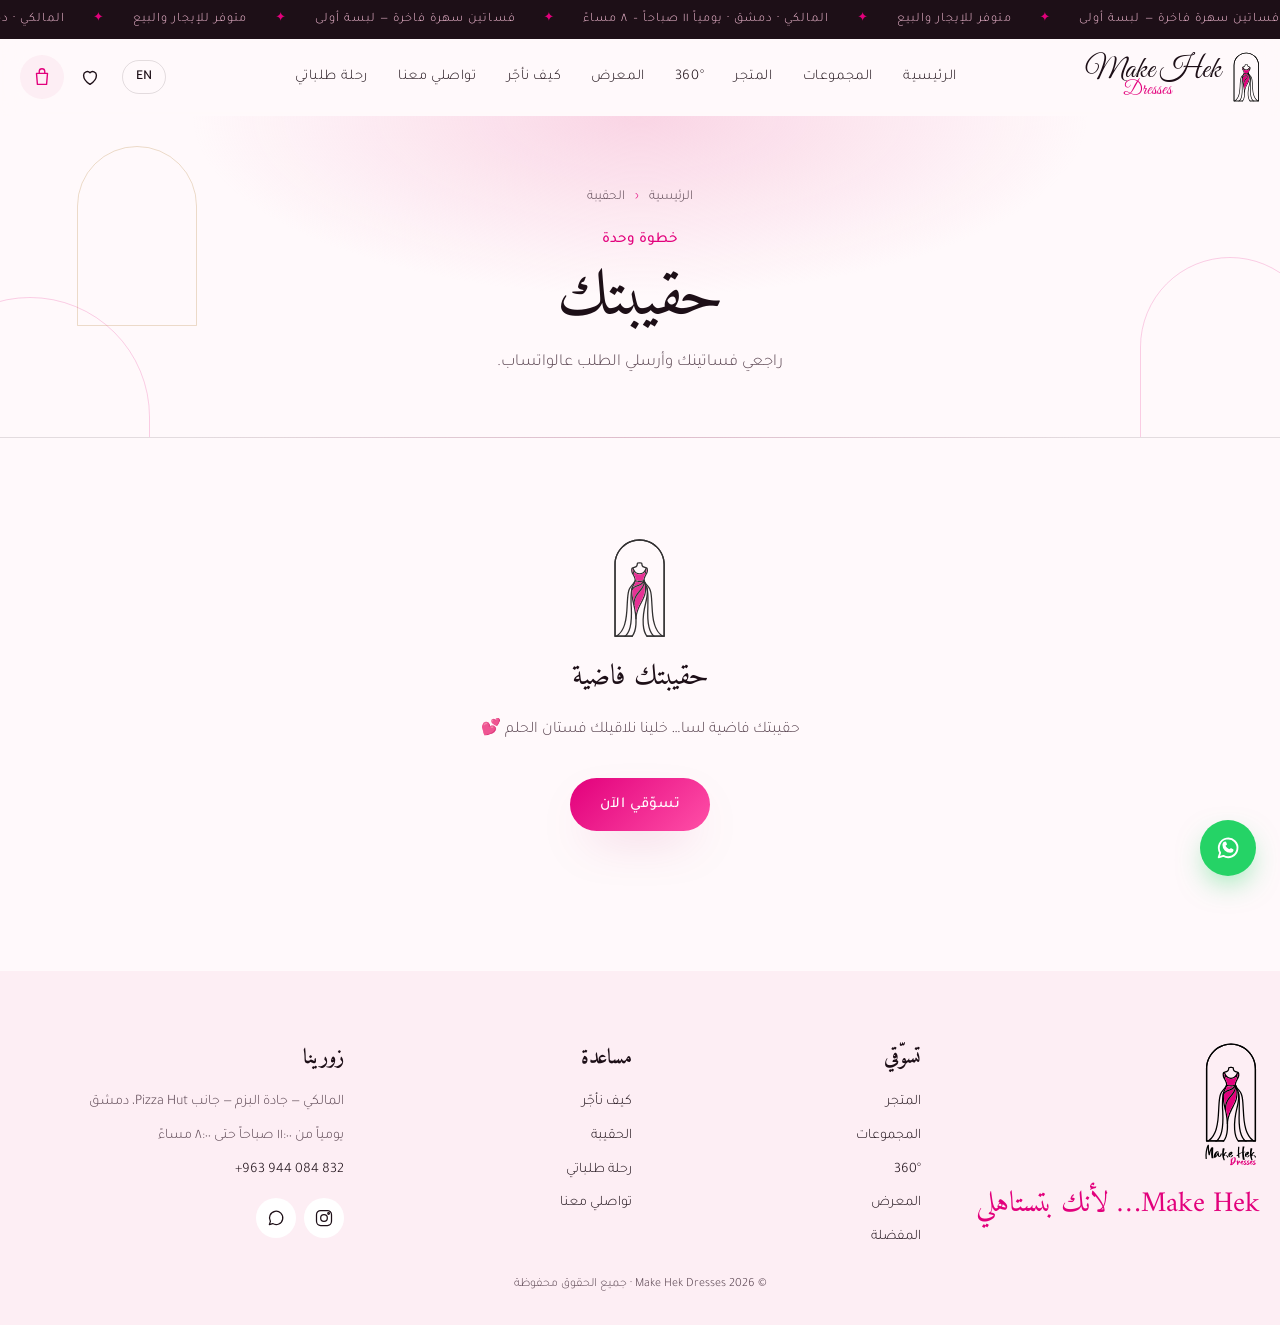
<file: cart.html>
<!doctype html>
<html lang="ar" dir="rtl">
<head>
  <meta charset="UTF-8" />
  <meta name="viewport" content="width=device-width, initial-scale=1.0" />
  <meta name="theme-color" content="#E2007C" />
  <link rel="icon" type="image/svg+xml" href="./logo-mark.svg" />
  <meta property="og:title" content="Make Hek Dresses" />
  <meta property="og:description" content="Luxury evening dresses for rent & sale · Malki, Damascus" />
  <meta property="og:image" content="./logo.svg" />
  <link rel="preconnect" href="https://fonts.googleapis.com" />
  <link rel="preconnect" href="https://fonts.gstatic.com" crossorigin />
  <link
    href="https://fonts.googleapis.com/css2?family=Cormorant+Garamond:ital,wght@0,400;0,500;0,600;1,400;1,500&family=Great+Vibes&family=Jost:wght@300;400;500&family=Amiri:ital,wght@0,400;0,700;1,400&family=Tajawal:wght@300;400;500;700&display=swap"
    rel="stylesheet" />

  <title>الحقيبة · Make Hek Dresses</title>
  <script type="module" crossorigin src="./assets/main-D3MfLTot.js"></script>
  <link rel="stylesheet" crossorigin href="./assets/main-CoxGDbAy.css">
</head>
<body data-page="cart">
<!-- Announcement -->
<div class="announce" aria-label="announcements">
  <div class="announce__track">
    <span data-i18n="announce1"></span><i>✦</i>
    <span data-i18n="announce2"></span><i>✦</i>
    <span data-i18n="announce3"></span><i>✦</i>
    <span data-i18n="announce1"></span><i>✦</i>
    <span data-i18n="announce2"></span><i>✦</i>
    <span data-i18n="announce3"></span><i>✦</i>
  </div>
</div>

<!-- Header -->
<header class="header" id="top">
  <div class="container header__inner">
    <button class="icon-btn menu-btn" id="menuBtn" aria-label="Menu">
      <svg viewBox="0 0 24 24"><path d="M4 7h16M4 12h10M4 17h16"/></svg>
    </button>

    <a href="./" class="brand" aria-label="Make Hek Dresses">
      <img src="./logo-mark.svg" alt="" class="brand__mark" width="30" height="56" />
      <span class="brand__text">
        <span class="brand__name">Make Hek</span>
        <span class="brand__sub">Dresses</span>
      </span>
    </a>

    <nav class="nav" id="nav">
      <a href="./" data-nav="home" data-i18n="navHome"></a>
      <a href="./collections.html" data-nav="collections" data-i18n="navCollections"></a>
      <a href="./shop.html" data-nav="shop" data-i18n="navShop"></a>
      <a href="./showroom.html" data-nav="showroom">360°</a>
      <a href="./lookbook.html" data-nav="lookbook" data-i18n="navLookbook"></a>
      <a href="./rent.html" data-nav="rent" data-i18n="navRent"></a>
      <a href="./contact.html" data-nav="contact" data-i18n="navContact"></a>
      <a href="./my-orders.html" data-nav="orders" data-i18n="navOrders"></a>
    </nav>

    <div class="header__actions">
      <button class="lang-btn" id="langBtn" aria-label="Language">EN</button>
      <a class="icon-btn" href="./favorites.html" data-nav="favorites" aria-label="Favorites">
        <svg viewBox="0 0 24 24"><path d="M12 20s-7-4.4-7-10a4 4 0 0 1 7-2.6A4 4 0 0 1 19 10c0 5.6-7 10-7 10z"/></svg>
        <span class="badge" id="favCount">0</span>
      </a>
      <a class="icon-btn bag-btn" href="./cart.html" data-nav="cart" aria-label="Bag">
        <svg viewBox="0 0 24 24"><path d="M6 8h12l-1 12H7L6 8z"/><path d="M9 8V6a3 3 0 0 1 6 0v2"/></svg>
        <span class="badge" id="cartCount">0</span>
      </a>
    </div>
  </div>
</header>


<main>
  <section class="page-hero">
    <div class="page-hero__deco" aria-hidden="true"><span></span><span></span><span></span></div>
    <div class="container">
      <nav class="crumbs" aria-label="breadcrumb"><a href="./" data-i18n="navHome"></a><i>›</i><span data-i18n="navBag"></span></nav>
      <p class="eyebrow" data-i18n="bagEyebrow"></p>
      <h1 class="page-hero__title" data-i18n="bag"></h1>
      <p class="page-hero__lead" data-i18n="bagLead"></p>
    </div>
  </section>

  <section class="section section--tight">
    <div class="container">
      <div class="cartpage" id="cartPage">
        <div class="cartpage__items" id="cartItems"></div>
        <aside class="cartpage__summary">
          <h3 data-i18n="summary"></h3>
          <div class="sum-row"><span data-i18n="rentals"></span><span id="sumRent"></span></div>
          <div class="sum-row"><span data-i18n="purchases"></span><span id="sumBuy"></span></div>
          <div class="sum-row sum-row--total"><span data-i18n="subtotal"></span><strong id="cartSubtotal"></strong></div>
          <p class="muted small" data-i18n="depositNote"></p>
          <form id="checkoutForm" class="checkout">
            <input class="input" name="name" required data-i18n-ph="yourName" />
            <input class="input" name="phone" type="tel" required data-i18n-ph="yourPhone" dir="ltr" />
            <textarea class="input" name="notes" rows="2" data-i18n-ph="notes"></textarea>
            <button class="btn btn--primary btn--block" type="submit">
              <svg viewBox="0 0 24 24" class="ic"><path d="M4 20l1.3-4A8 8 0 1 1 8 18.7L4 20z"/></svg>
              <span data-i18n="checkout"></span>
            </button>
          </form>
          <ul class="trust">
            <li data-i18n="trust1"></li>
            <li data-i18n="trust2"></li>
            <li data-i18n="trust3"></li>
          </ul>
        </aside>
      </div>
      <div class="empty" id="cartEmpty" hidden>
        <img src="./logo-mark.svg" alt="" />
        <h3 data-i18n="cartEmptyT"></h3>
        <p data-i18n="cartEmpty"></p>
        <a class="btn btn--primary" href="./shop.html" data-i18n="shopNow"></a>
      </div>
    </div>
  </section>
</main>

<footer class="footer">
  <div class="container footer__grid">
    <div class="footer__brand">
      <img src="./logo.svg" alt="Make Hek Dresses" class="footer__logo" width="96" height="222" />
      <p class="footer__tag script" data-i18n="footerTag"></p>
    </div>
    <div class="footer__col">
      <h4 data-i18n="footShop"></h4>
      <a href="./shop.html" data-i18n="navShop"></a>
      <a href="./collections.html" data-i18n="navCollections"></a>
      <a href="./showroom.html">360°</a>
      <a href="./lookbook.html" data-i18n="navLookbook"></a>
      <a href="./favorites.html" data-i18n="navFavorites"></a>
    </div>
    <div class="footer__col">
      <h4 data-i18n="footHelp"></h4>
      <a href="./rent.html" data-i18n="navRent"></a>
      <a href="./cart.html" data-i18n="navBag"></a>
      <a href="./my-orders.html" data-i18n="navOrders"></a>
      <a href="./contact.html" data-i18n="navContact"></a>
    </div>
    <div class="footer__col">
      <h4 data-i18n="footVisit"></h4>
      <p data-i18n="address"></p>
      <p data-i18n="hours"></p>
      <a href="tel:+963944084832" dir="ltr">+963 944 084 832</a>
      <div class="footer__social">
        <a href="https://www.instagram.com/makehek_dresses/" target="_blank" rel="noopener" aria-label="Instagram">
          <svg viewBox="0 0 24 24"><rect x="3" y="3" width="18" height="18" rx="5"/><circle cx="12" cy="12" r="4"/><circle cx="17.5" cy="6.5" r="1"/></svg>
        </a>
        <a data-wa target="_blank" rel="noopener" aria-label="WhatsApp">
          <svg viewBox="0 0 24 24"><path d="M4 20l1.3-4A8 8 0 1 1 8 18.7L4 20z"/></svg>
        </a>
      </div>
    </div>
  </div>
  <p class="footer__copy">© <span id="year"></span> Make Hek Dresses · <span data-i18n="rights"></span></p>
</footer>

<!-- Quick view -->
<div class="modal" id="quickView" hidden>
  <div class="modal__backdrop" data-close></div>
  <div class="modal__panel" role="dialog" aria-modal="true" aria-labelledby="qvName">
    <button class="icon-btn modal__close" data-close aria-label="Close"><svg viewBox="0 0 24 24"><path d="M6 6l12 12M18 6L6 18"/></svg></button>
    <div class="qv">
      <div class="qv__media">
        <img id="qvImg" alt="" />
        <div class="qv__thumbs" id="qvThumbs"></div>
      </div>
      <div class="qv__info">
        <p class="eyebrow" id="qvTag"></p>
        <h3 class="qv__name" id="qvName"></h3>
        <p class="qv__desc" id="qvDesc"></p>

        <p class="label" data-i18n="chooseMode"></p>
        <div class="mode-cards" id="qvModes"></div>

        <div id="qvDateWrap">
          <label class="label" for="qvDate" data-i18n="eventDate"></label>
          <input type="date" id="qvDate" class="input" />
        </div>

        <p class="label" data-i18n="chooseSize"></p>
        <div class="sizes" id="qvSizes"></div>

        <button class="btn btn--primary btn--block" id="qvAdd" data-i18n="addToBag"></button>
        <p class="qv__note" data-i18n="qvNote"></p>
      </div>
    </div>
  </div>
</div>

<!-- Lightbox -->
<div class="lightbox" id="lightbox" hidden>
  <button class="icon-btn lb__close" data-lb="close" aria-label="Close"><svg viewBox="0 0 24 24"><path d="M6 6l12 12M18 6L6 18"/></svg></button>
  <button class="icon-btn lb__nav lb__prev" data-lb="prev" aria-label="Previous"><svg viewBox="0 0 24 24"><path d="M15 5l-7 7 7 7"/></svg></button>
  <img id="lbImg" alt="" />
  <button class="icon-btn lb__nav lb__next" data-lb="next" aria-label="Next"><svg viewBox="0 0 24 24"><path d="M9 5l7 7-7 7"/></svg></button>
  <p class="lb__count" id="lbCount"></p>
</div>

<div class="toast" id="toast" role="status" aria-live="polite"></div>

<a class="wa-float" data-wa target="_blank" rel="noopener" aria-label="WhatsApp">
  <svg viewBox="0 0 24 24"><path d="M4 20l1.3-4A8 8 0 1 1 8 18.7L4 20z"/><path d="M9 9.5c.3 2 2.5 4.2 4.5 4.5l1-1 1.5.7c-.2 1-1 1.6-2 1.6A6 6 0 0 1 8 9.3c0-1 .6-1.8 1.6-2l.7 1.5-1 .7z"/></svg>
</a>


</body>
</html>
</file>
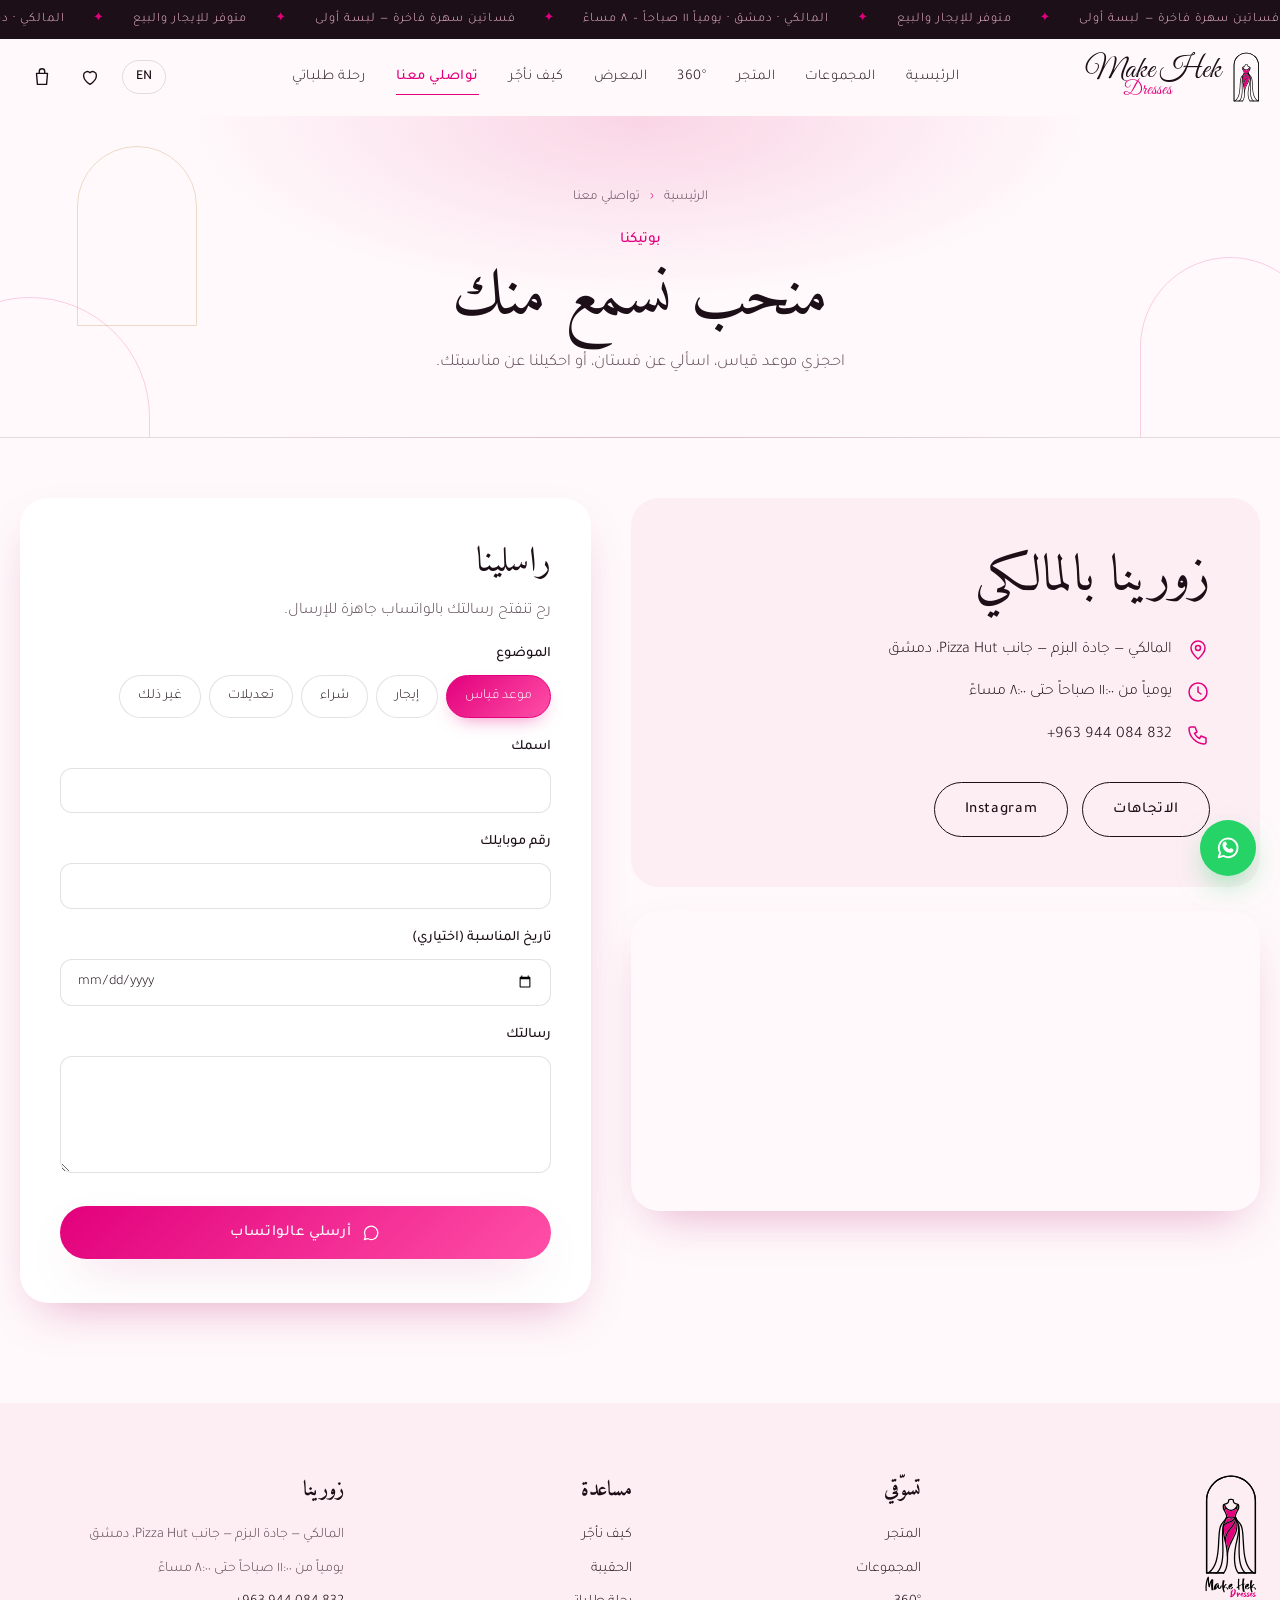
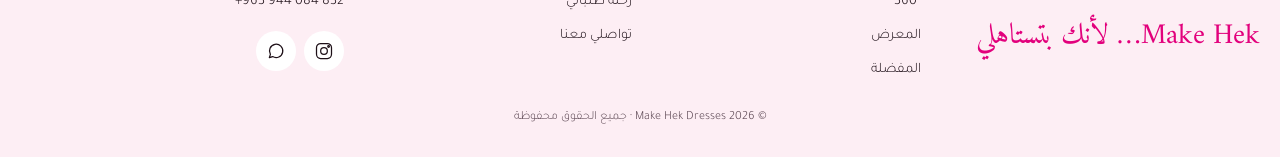
<file: contact.html>
<!doctype html>
<html lang="ar" dir="rtl">
<head>
  <meta charset="UTF-8" />
  <meta name="viewport" content="width=device-width, initial-scale=1.0" />
  <meta name="theme-color" content="#E2007C" />
  <link rel="icon" type="image/svg+xml" href="./logo-mark.svg" />
  <meta property="og:title" content="Make Hek Dresses" />
  <meta property="og:description" content="Luxury evening dresses for rent & sale · Malki, Damascus" />
  <meta property="og:image" content="./logo.svg" />
  <link rel="preconnect" href="https://fonts.googleapis.com" />
  <link rel="preconnect" href="https://fonts.gstatic.com" crossorigin />
  <link
    href="https://fonts.googleapis.com/css2?family=Cormorant+Garamond:ital,wght@0,400;0,500;0,600;1,400;1,500&family=Great+Vibes&family=Jost:wght@300;400;500&family=Amiri:ital,wght@0,400;0,700;1,400&family=Tajawal:wght@300;400;500;700&display=swap"
    rel="stylesheet" />

  <title>تواصلي معنا · Make Hek Dresses</title>
  <script type="module" crossorigin src="./assets/main-D3MfLTot.js"></script>
  <link rel="stylesheet" crossorigin href="./assets/main-CoxGDbAy.css">
</head>
<body data-page="contact">
<!-- Announcement -->
<div class="announce" aria-label="announcements">
  <div class="announce__track">
    <span data-i18n="announce1"></span><i>✦</i>
    <span data-i18n="announce2"></span><i>✦</i>
    <span data-i18n="announce3"></span><i>✦</i>
    <span data-i18n="announce1"></span><i>✦</i>
    <span data-i18n="announce2"></span><i>✦</i>
    <span data-i18n="announce3"></span><i>✦</i>
  </div>
</div>

<!-- Header -->
<header class="header" id="top">
  <div class="container header__inner">
    <button class="icon-btn menu-btn" id="menuBtn" aria-label="Menu">
      <svg viewBox="0 0 24 24"><path d="M4 7h16M4 12h10M4 17h16"/></svg>
    </button>

    <a href="./" class="brand" aria-label="Make Hek Dresses">
      <img src="./logo-mark.svg" alt="" class="brand__mark" width="30" height="56" />
      <span class="brand__text">
        <span class="brand__name">Make Hek</span>
        <span class="brand__sub">Dresses</span>
      </span>
    </a>

    <nav class="nav" id="nav">
      <a href="./" data-nav="home" data-i18n="navHome"></a>
      <a href="./collections.html" data-nav="collections" data-i18n="navCollections"></a>
      <a href="./shop.html" data-nav="shop" data-i18n="navShop"></a>
      <a href="./showroom.html" data-nav="showroom">360°</a>
      <a href="./lookbook.html" data-nav="lookbook" data-i18n="navLookbook"></a>
      <a href="./rent.html" data-nav="rent" data-i18n="navRent"></a>
      <a href="./contact.html" data-nav="contact" data-i18n="navContact"></a>
      <a href="./my-orders.html" data-nav="orders" data-i18n="navOrders"></a>
    </nav>

    <div class="header__actions">
      <button class="lang-btn" id="langBtn" aria-label="Language">EN</button>
      <a class="icon-btn" href="./favorites.html" data-nav="favorites" aria-label="Favorites">
        <svg viewBox="0 0 24 24"><path d="M12 20s-7-4.4-7-10a4 4 0 0 1 7-2.6A4 4 0 0 1 19 10c0 5.6-7 10-7 10z"/></svg>
        <span class="badge" id="favCount">0</span>
      </a>
      <a class="icon-btn bag-btn" href="./cart.html" data-nav="cart" aria-label="Bag">
        <svg viewBox="0 0 24 24"><path d="M6 8h12l-1 12H7L6 8z"/><path d="M9 8V6a3 3 0 0 1 6 0v2"/></svg>
        <span class="badge" id="cartCount">0</span>
      </a>
    </div>
  </div>
</header>


<main>
  <section class="page-hero">
    <div class="page-hero__deco" aria-hidden="true"><span></span><span></span><span></span></div>
    <div class="container">
      <nav class="crumbs" aria-label="breadcrumb"><a href="./" data-i18n="navHome"></a><i>›</i><span data-i18n="navContact"></span></nav>
      <p class="eyebrow" data-i18n="visitEyebrow"></p>
      <h1 class="page-hero__title" data-i18n="contactTitle"></h1>
      <p class="page-hero__lead" data-i18n="contactLead"></p>
    </div>
  </section>

  <section class="section section--tight">
    <div class="container contact">
      <div class="contact__info">
        <div class="visit__card">
          <h2 class="section__title" data-i18n="visitTitle"></h2>
        <ul class="visit__list">
          <li>
            <svg viewBox="0 0 24 24" class="ic"><path d="M12 21s-7-6.2-7-11a7 7 0 0 1 14 0c0 4.8-7 11-7 11z"/><circle cx="12" cy="10" r="2.5"/></svg>
            <span data-i18n="address"></span>
          </li>
          <li>
            <svg viewBox="0 0 24 24" class="ic"><circle cx="12" cy="12" r="9"/><path d="M12 7v5l3 2"/></svg>
            <span data-i18n="hours"></span>
          </li>
          <li>
            <svg viewBox="0 0 24 24" class="ic"><path d="M5 4h4l2 5-2.5 1.5a11 11 0 0 0 5 5L15 13l5 2v4a2 2 0 0 1-2 2A16 16 0 0 1 3 6a2 2 0 0 1 2-2"/></svg>
            <a href="tel:+963944084832" dir="ltr">+963 944 084 832</a>
          </li>
        </ul>
          <div class="hero__cta">
            <a class="btn btn--ghost" target="_blank" rel="noopener" href="https://maps.google.com/?q=Malki+Albezem+Avenue+Damascus" data-i18n="directions"></a>
            <a class="btn btn--ghost" target="_blank" rel="noopener" href="https://www.instagram.com/makehek_dresses/">Instagram</a>
          </div>
        </div>
        <div class="visit__map">
          <iframe title="Map" loading="lazy" referrerpolicy="no-referrer-when-downgrade"
                  src="https://www.google.com/maps?q=Al+Malki+Damascus+Syria&z=15&output=embed"></iframe>
        </div>
      </div>
      <form class="contact__form" id="contactForm">
        <h2 class="section__title" data-i18n="formTitle"></h2>
        <p class="muted" data-i18n="formLead"></p>
        <p class="label" data-i18n="formTopic"></p>
        <div class="chips" id="topicChips"></div>
        <label class="label" for="cName" data-i18n="yourName"></label>
        <input class="input" id="cName" name="name" required />
        <label class="label" for="cPhone" data-i18n="yourPhone"></label>
        <input class="input" id="cPhone" name="phone" type="tel" dir="ltr" required />
        <label class="label" for="cDate" data-i18n="eventDateOpt"></label>
        <input class="input" id="cDate" name="date" type="date" />
        <label class="label" for="cMsg" data-i18n="formMsg"></label>
        <textarea class="input" id="cMsg" name="message" rows="4" required></textarea>
        <button class="btn btn--primary btn--block" type="submit">
          <svg viewBox="0 0 24 24" class="ic"><path d="M4 20l1.3-4A8 8 0 1 1 8 18.7L4 20z"/></svg>
          <span data-i18n="formSend"></span>
        </button>
      </form>
    </div>
  </section>
</main>

<footer class="footer">
  <div class="container footer__grid">
    <div class="footer__brand">
      <img src="./logo.svg" alt="Make Hek Dresses" class="footer__logo" width="96" height="222" />
      <p class="footer__tag script" data-i18n="footerTag"></p>
    </div>
    <div class="footer__col">
      <h4 data-i18n="footShop"></h4>
      <a href="./shop.html" data-i18n="navShop"></a>
      <a href="./collections.html" data-i18n="navCollections"></a>
      <a href="./showroom.html">360°</a>
      <a href="./lookbook.html" data-i18n="navLookbook"></a>
      <a href="./favorites.html" data-i18n="navFavorites"></a>
    </div>
    <div class="footer__col">
      <h4 data-i18n="footHelp"></h4>
      <a href="./rent.html" data-i18n="navRent"></a>
      <a href="./cart.html" data-i18n="navBag"></a>
      <a href="./my-orders.html" data-i18n="navOrders"></a>
      <a href="./contact.html" data-i18n="navContact"></a>
    </div>
    <div class="footer__col">
      <h4 data-i18n="footVisit"></h4>
      <p data-i18n="address"></p>
      <p data-i18n="hours"></p>
      <a href="tel:+963944084832" dir="ltr">+963 944 084 832</a>
      <div class="footer__social">
        <a href="https://www.instagram.com/makehek_dresses/" target="_blank" rel="noopener" aria-label="Instagram">
          <svg viewBox="0 0 24 24"><rect x="3" y="3" width="18" height="18" rx="5"/><circle cx="12" cy="12" r="4"/><circle cx="17.5" cy="6.5" r="1"/></svg>
        </a>
        <a data-wa target="_blank" rel="noopener" aria-label="WhatsApp">
          <svg viewBox="0 0 24 24"><path d="M4 20l1.3-4A8 8 0 1 1 8 18.7L4 20z"/></svg>
        </a>
      </div>
    </div>
  </div>
  <p class="footer__copy">© <span id="year"></span> Make Hek Dresses · <span data-i18n="rights"></span></p>
</footer>

<!-- Quick view -->
<div class="modal" id="quickView" hidden>
  <div class="modal__backdrop" data-close></div>
  <div class="modal__panel" role="dialog" aria-modal="true" aria-labelledby="qvName">
    <button class="icon-btn modal__close" data-close aria-label="Close"><svg viewBox="0 0 24 24"><path d="M6 6l12 12M18 6L6 18"/></svg></button>
    <div class="qv">
      <div class="qv__media">
        <img id="qvImg" alt="" />
        <div class="qv__thumbs" id="qvThumbs"></div>
      </div>
      <div class="qv__info">
        <p class="eyebrow" id="qvTag"></p>
        <h3 class="qv__name" id="qvName"></h3>
        <p class="qv__desc" id="qvDesc"></p>

        <p class="label" data-i18n="chooseMode"></p>
        <div class="mode-cards" id="qvModes"></div>

        <div id="qvDateWrap">
          <label class="label" for="qvDate" data-i18n="eventDate"></label>
          <input type="date" id="qvDate" class="input" />
        </div>

        <p class="label" data-i18n="chooseSize"></p>
        <div class="sizes" id="qvSizes"></div>

        <button class="btn btn--primary btn--block" id="qvAdd" data-i18n="addToBag"></button>
        <p class="qv__note" data-i18n="qvNote"></p>
      </div>
    </div>
  </div>
</div>

<!-- Lightbox -->
<div class="lightbox" id="lightbox" hidden>
  <button class="icon-btn lb__close" data-lb="close" aria-label="Close"><svg viewBox="0 0 24 24"><path d="M6 6l12 12M18 6L6 18"/></svg></button>
  <button class="icon-btn lb__nav lb__prev" data-lb="prev" aria-label="Previous"><svg viewBox="0 0 24 24"><path d="M15 5l-7 7 7 7"/></svg></button>
  <img id="lbImg" alt="" />
  <button class="icon-btn lb__nav lb__next" data-lb="next" aria-label="Next"><svg viewBox="0 0 24 24"><path d="M9 5l7 7-7 7"/></svg></button>
  <p class="lb__count" id="lbCount"></p>
</div>

<div class="toast" id="toast" role="status" aria-live="polite"></div>

<a class="wa-float" data-wa target="_blank" rel="noopener" aria-label="WhatsApp">
  <svg viewBox="0 0 24 24"><path d="M4 20l1.3-4A8 8 0 1 1 8 18.7L4 20z"/><path d="M9 9.5c.3 2 2.5 4.2 4.5 4.5l1-1 1.5.7c-.2 1-1 1.6-2 1.6A6 6 0 0 1 8 9.3c0-1 .6-1.8 1.6-2l.7 1.5-1 .7z"/></svg>
</a>


</body>
</html>
</file>
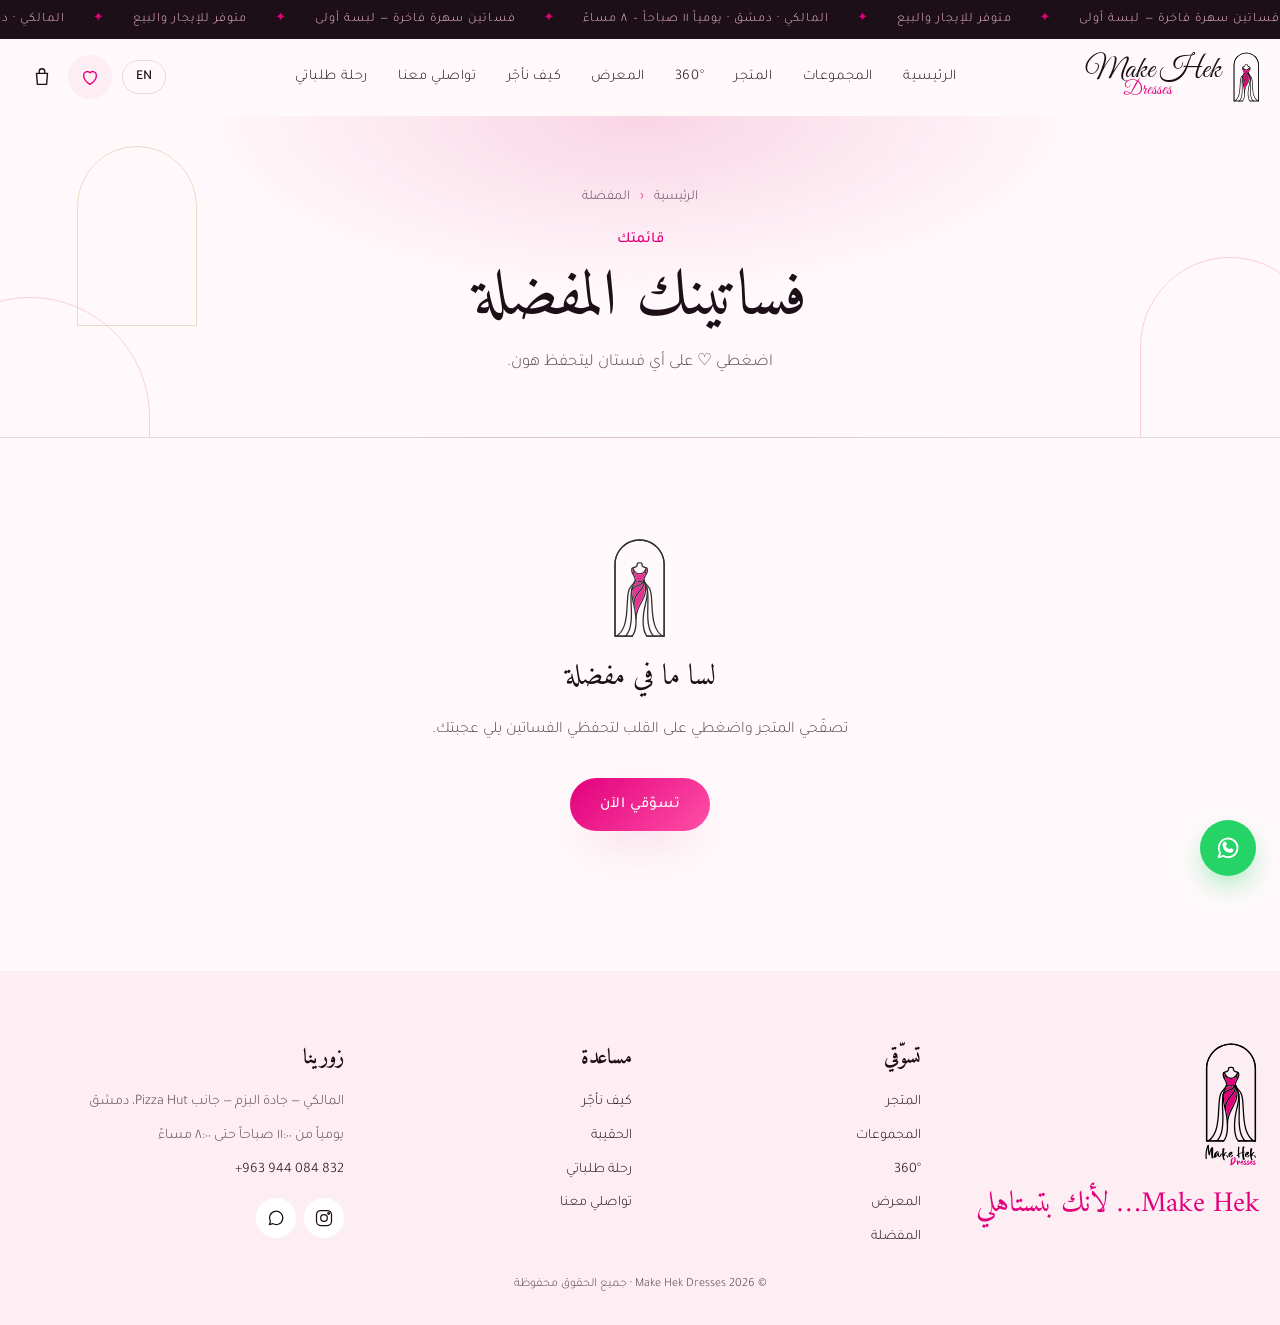
<file: favorites.html>
<!doctype html>
<html lang="ar" dir="rtl">
<head>
  <meta charset="UTF-8" />
  <meta name="viewport" content="width=device-width, initial-scale=1.0" />
  <meta name="theme-color" content="#E2007C" />
  <link rel="icon" type="image/svg+xml" href="./logo-mark.svg" />
  <meta property="og:title" content="Make Hek Dresses" />
  <meta property="og:description" content="Luxury evening dresses for rent & sale · Malki, Damascus" />
  <meta property="og:image" content="./logo.svg" />
  <link rel="preconnect" href="https://fonts.googleapis.com" />
  <link rel="preconnect" href="https://fonts.gstatic.com" crossorigin />
  <link
    href="https://fonts.googleapis.com/css2?family=Cormorant+Garamond:ital,wght@0,400;0,500;0,600;1,400;1,500&family=Great+Vibes&family=Jost:wght@300;400;500&family=Amiri:ital,wght@0,400;0,700;1,400&family=Tajawal:wght@300;400;500;700&display=swap"
    rel="stylesheet" />

  <title>المفضلة · Make Hek Dresses</title>
  <script type="module" crossorigin src="./assets/main-D3MfLTot.js"></script>
  <link rel="stylesheet" crossorigin href="./assets/main-CoxGDbAy.css">
</head>
<body data-page="favorites">
<!-- Announcement -->
<div class="announce" aria-label="announcements">
  <div class="announce__track">
    <span data-i18n="announce1"></span><i>✦</i>
    <span data-i18n="announce2"></span><i>✦</i>
    <span data-i18n="announce3"></span><i>✦</i>
    <span data-i18n="announce1"></span><i>✦</i>
    <span data-i18n="announce2"></span><i>✦</i>
    <span data-i18n="announce3"></span><i>✦</i>
  </div>
</div>

<!-- Header -->
<header class="header" id="top">
  <div class="container header__inner">
    <button class="icon-btn menu-btn" id="menuBtn" aria-label="Menu">
      <svg viewBox="0 0 24 24"><path d="M4 7h16M4 12h10M4 17h16"/></svg>
    </button>

    <a href="./" class="brand" aria-label="Make Hek Dresses">
      <img src="./logo-mark.svg" alt="" class="brand__mark" width="30" height="56" />
      <span class="brand__text">
        <span class="brand__name">Make Hek</span>
        <span class="brand__sub">Dresses</span>
      </span>
    </a>

    <nav class="nav" id="nav">
      <a href="./" data-nav="home" data-i18n="navHome"></a>
      <a href="./collections.html" data-nav="collections" data-i18n="navCollections"></a>
      <a href="./shop.html" data-nav="shop" data-i18n="navShop"></a>
      <a href="./showroom.html" data-nav="showroom">360°</a>
      <a href="./lookbook.html" data-nav="lookbook" data-i18n="navLookbook"></a>
      <a href="./rent.html" data-nav="rent" data-i18n="navRent"></a>
      <a href="./contact.html" data-nav="contact" data-i18n="navContact"></a>
      <a href="./my-orders.html" data-nav="orders" data-i18n="navOrders"></a>
    </nav>

    <div class="header__actions">
      <button class="lang-btn" id="langBtn" aria-label="Language">EN</button>
      <a class="icon-btn" href="./favorites.html" data-nav="favorites" aria-label="Favorites">
        <svg viewBox="0 0 24 24"><path d="M12 20s-7-4.4-7-10a4 4 0 0 1 7-2.6A4 4 0 0 1 19 10c0 5.6-7 10-7 10z"/></svg>
        <span class="badge" id="favCount">0</span>
      </a>
      <a class="icon-btn bag-btn" href="./cart.html" data-nav="cart" aria-label="Bag">
        <svg viewBox="0 0 24 24"><path d="M6 8h12l-1 12H7L6 8z"/><path d="M9 8V6a3 3 0 0 1 6 0v2"/></svg>
        <span class="badge" id="cartCount">0</span>
      </a>
    </div>
  </div>
</header>


<main>
  <section class="page-hero">
    <div class="page-hero__deco" aria-hidden="true"><span></span><span></span><span></span></div>
    <div class="container">
      <nav class="crumbs" aria-label="breadcrumb"><a href="./" data-i18n="navHome"></a><i>›</i><span data-i18n="navFavorites"></span></nav>
      <p class="eyebrow" data-i18n="favEyebrow"></p>
      <h1 class="page-hero__title" data-i18n="favTitle"></h1>
      <p class="page-hero__lead" data-i18n="favLead"></p>
    </div>
  </section>

  <section class="section section--tight">
    <div class="container">
      <div class="grid" id="favGrid"></div>
      <div class="empty" id="favEmpty" hidden>
        <img src="./logo-mark.svg" alt="" />
        <h3 data-i18n="favEmptyT"></h3>
        <p data-i18n="favEmptyD"></p>
        <a class="btn btn--primary" href="./shop.html" data-i18n="shopNow"></a>
      </div>
    </div>
  </section>
</main>

<footer class="footer">
  <div class="container footer__grid">
    <div class="footer__brand">
      <img src="./logo.svg" alt="Make Hek Dresses" class="footer__logo" width="96" height="222" />
      <p class="footer__tag script" data-i18n="footerTag"></p>
    </div>
    <div class="footer__col">
      <h4 data-i18n="footShop"></h4>
      <a href="./shop.html" data-i18n="navShop"></a>
      <a href="./collections.html" data-i18n="navCollections"></a>
      <a href="./showroom.html">360°</a>
      <a href="./lookbook.html" data-i18n="navLookbook"></a>
      <a href="./favorites.html" data-i18n="navFavorites"></a>
    </div>
    <div class="footer__col">
      <h4 data-i18n="footHelp"></h4>
      <a href="./rent.html" data-i18n="navRent"></a>
      <a href="./cart.html" data-i18n="navBag"></a>
      <a href="./my-orders.html" data-i18n="navOrders"></a>
      <a href="./contact.html" data-i18n="navContact"></a>
    </div>
    <div class="footer__col">
      <h4 data-i18n="footVisit"></h4>
      <p data-i18n="address"></p>
      <p data-i18n="hours"></p>
      <a href="tel:+963944084832" dir="ltr">+963 944 084 832</a>
      <div class="footer__social">
        <a href="https://www.instagram.com/makehek_dresses/" target="_blank" rel="noopener" aria-label="Instagram">
          <svg viewBox="0 0 24 24"><rect x="3" y="3" width="18" height="18" rx="5"/><circle cx="12" cy="12" r="4"/><circle cx="17.5" cy="6.5" r="1"/></svg>
        </a>
        <a data-wa target="_blank" rel="noopener" aria-label="WhatsApp">
          <svg viewBox="0 0 24 24"><path d="M4 20l1.3-4A8 8 0 1 1 8 18.7L4 20z"/></svg>
        </a>
      </div>
    </div>
  </div>
  <p class="footer__copy">© <span id="year"></span> Make Hek Dresses · <span data-i18n="rights"></span></p>
</footer>

<!-- Quick view -->
<div class="modal" id="quickView" hidden>
  <div class="modal__backdrop" data-close></div>
  <div class="modal__panel" role="dialog" aria-modal="true" aria-labelledby="qvName">
    <button class="icon-btn modal__close" data-close aria-label="Close"><svg viewBox="0 0 24 24"><path d="M6 6l12 12M18 6L6 18"/></svg></button>
    <div class="qv">
      <div class="qv__media">
        <img id="qvImg" alt="" />
        <div class="qv__thumbs" id="qvThumbs"></div>
      </div>
      <div class="qv__info">
        <p class="eyebrow" id="qvTag"></p>
        <h3 class="qv__name" id="qvName"></h3>
        <p class="qv__desc" id="qvDesc"></p>

        <p class="label" data-i18n="chooseMode"></p>
        <div class="mode-cards" id="qvModes"></div>

        <div id="qvDateWrap">
          <label class="label" for="qvDate" data-i18n="eventDate"></label>
          <input type="date" id="qvDate" class="input" />
        </div>

        <p class="label" data-i18n="chooseSize"></p>
        <div class="sizes" id="qvSizes"></div>

        <button class="btn btn--primary btn--block" id="qvAdd" data-i18n="addToBag"></button>
        <p class="qv__note" data-i18n="qvNote"></p>
      </div>
    </div>
  </div>
</div>

<!-- Lightbox -->
<div class="lightbox" id="lightbox" hidden>
  <button class="icon-btn lb__close" data-lb="close" aria-label="Close"><svg viewBox="0 0 24 24"><path d="M6 6l12 12M18 6L6 18"/></svg></button>
  <button class="icon-btn lb__nav lb__prev" data-lb="prev" aria-label="Previous"><svg viewBox="0 0 24 24"><path d="M15 5l-7 7 7 7"/></svg></button>
  <img id="lbImg" alt="" />
  <button class="icon-btn lb__nav lb__next" data-lb="next" aria-label="Next"><svg viewBox="0 0 24 24"><path d="M9 5l7 7-7 7"/></svg></button>
  <p class="lb__count" id="lbCount"></p>
</div>

<div class="toast" id="toast" role="status" aria-live="polite"></div>

<a class="wa-float" data-wa target="_blank" rel="noopener" aria-label="WhatsApp">
  <svg viewBox="0 0 24 24"><path d="M4 20l1.3-4A8 8 0 1 1 8 18.7L4 20z"/><path d="M9 9.5c.3 2 2.5 4.2 4.5 4.5l1-1 1.5.7c-.2 1-1 1.6-2 1.6A6 6 0 0 1 8 9.3c0-1 .6-1.8 1.6-2l.7 1.5-1 .7z"/></svg>
</a>


</body>
</html>
</file>
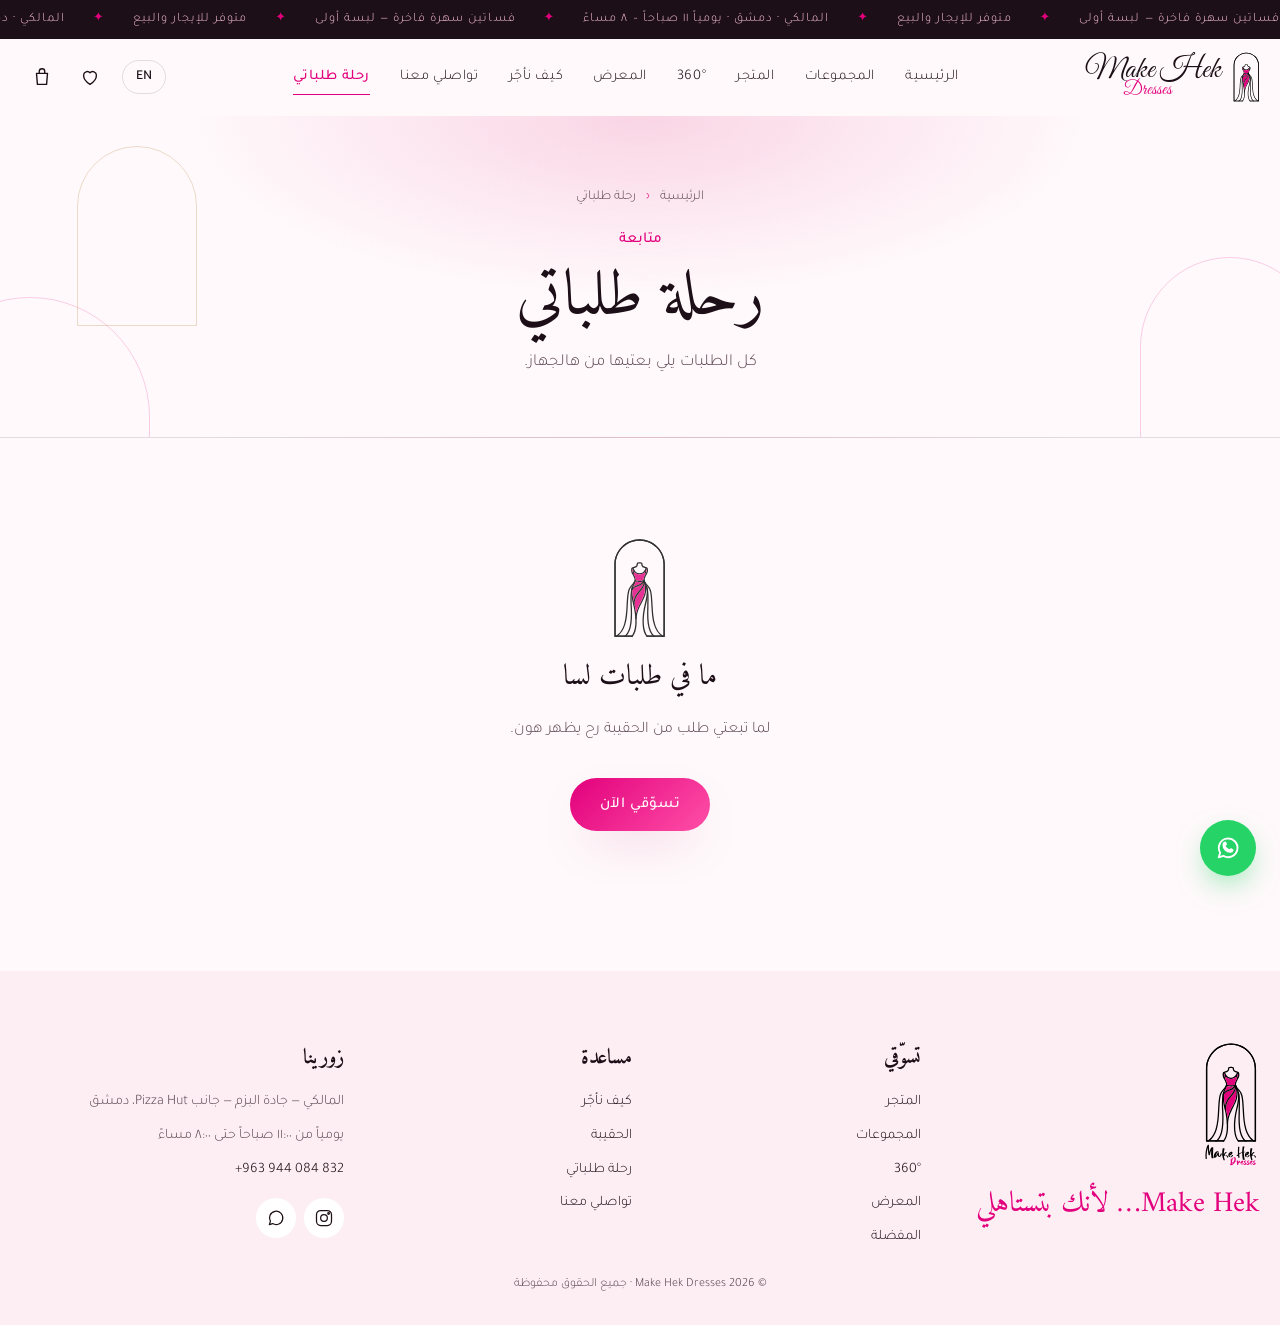
<file: my-orders.html>
<!doctype html>
<html lang="ar" dir="rtl">
<head>
  <meta charset="UTF-8" />
  <meta name="viewport" content="width=device-width, initial-scale=1.0" />
  <meta name="theme-color" content="#E2007C" />
  <link rel="icon" type="image/svg+xml" href="./logo-mark.svg" />
  <meta property="og:title" content="Make Hek Dresses" />
  <meta property="og:description" content="Luxury evening dresses for rent & sale · Malki, Damascus" />
  <meta property="og:image" content="./logo.svg" />
  <link rel="preconnect" href="https://fonts.googleapis.com" />
  <link rel="preconnect" href="https://fonts.gstatic.com" crossorigin />
  <link
    href="https://fonts.googleapis.com/css2?family=Cormorant+Garamond:ital,wght@0,400;0,500;0,600;1,400;1,500&family=Great+Vibes&family=Jost:wght@300;400;500&family=Amiri:ital,wght@0,400;0,700;1,400&family=Tajawal:wght@300;400;500;700&display=swap"
    rel="stylesheet" />

  <title>رحلة طلباتي · Make Hek Dresses</title>
  <script type="module" crossorigin src="./assets/main-D3MfLTot.js"></script>
  <link rel="stylesheet" crossorigin href="./assets/main-CoxGDbAy.css">
</head>
<body data-page="orders">
<!-- Announcement -->
<div class="announce" aria-label="announcements">
  <div class="announce__track">
    <span data-i18n="announce1"></span><i>✦</i>
    <span data-i18n="announce2"></span><i>✦</i>
    <span data-i18n="announce3"></span><i>✦</i>
    <span data-i18n="announce1"></span><i>✦</i>
    <span data-i18n="announce2"></span><i>✦</i>
    <span data-i18n="announce3"></span><i>✦</i>
  </div>
</div>

<!-- Header -->
<header class="header" id="top">
  <div class="container header__inner">
    <button class="icon-btn menu-btn" id="menuBtn" aria-label="Menu">
      <svg viewBox="0 0 24 24"><path d="M4 7h16M4 12h10M4 17h16"/></svg>
    </button>

    <a href="./" class="brand" aria-label="Make Hek Dresses">
      <img src="./logo-mark.svg" alt="" class="brand__mark" width="30" height="56" />
      <span class="brand__text">
        <span class="brand__name">Make Hek</span>
        <span class="brand__sub">Dresses</span>
      </span>
    </a>

    <nav class="nav" id="nav">
      <a href="./" data-nav="home" data-i18n="navHome"></a>
      <a href="./collections.html" data-nav="collections" data-i18n="navCollections"></a>
      <a href="./shop.html" data-nav="shop" data-i18n="navShop"></a>
      <a href="./showroom.html" data-nav="showroom">360°</a>
      <a href="./lookbook.html" data-nav="lookbook" data-i18n="navLookbook"></a>
      <a href="./rent.html" data-nav="rent" data-i18n="navRent"></a>
      <a href="./contact.html" data-nav="contact" data-i18n="navContact"></a>
      <a href="./my-orders.html" data-nav="orders" data-i18n="navOrders"></a>
    </nav>

    <div class="header__actions">
      <button class="lang-btn" id="langBtn" aria-label="Language">EN</button>
      <a class="icon-btn" href="./favorites.html" data-nav="favorites" aria-label="Favorites">
        <svg viewBox="0 0 24 24"><path d="M12 20s-7-4.4-7-10a4 4 0 0 1 7-2.6A4 4 0 0 1 19 10c0 5.6-7 10-7 10z"/></svg>
        <span class="badge" id="favCount">0</span>
      </a>
      <a class="icon-btn bag-btn" href="./cart.html" data-nav="cart" aria-label="Bag">
        <svg viewBox="0 0 24 24"><path d="M6 8h12l-1 12H7L6 8z"/><path d="M9 8V6a3 3 0 0 1 6 0v2"/></svg>
        <span class="badge" id="cartCount">0</span>
      </a>
    </div>
  </div>
</header>


<main>
  <section class="page-hero">
    <div class="page-hero__deco" aria-hidden="true"><span></span><span></span><span></span></div>
    <div class="container">
      <nav class="crumbs" aria-label="breadcrumb"><a href="./" data-i18n="navHome"></a><i>›</i><span data-i18n="navOrders"></span></nav>
      <p class="eyebrow" data-i18n="ordersEyebrow"></p>
      <h1 class="page-hero__title" data-i18n="ordersTitle"></h1>
      <p class="page-hero__lead" data-i18n="ordersLead"></p>
    </div>
  </section>

  <section class="section section--tight">
    <div class="container narrow">
      <div id="ordersList"></div>
      <div class="empty" id="ordersEmpty" hidden>
        <img src="./logo-mark.svg" alt="" />
        <h3 data-i18n="ordersEmptyT"></h3>
        <p data-i18n="ordersEmptyD"></p>
        <a class="btn btn--primary" href="./shop.html" data-i18n="shopNow"></a>
      </div>
    </div>
  </section>
</main>

<footer class="footer">
  <div class="container footer__grid">
    <div class="footer__brand">
      <img src="./logo.svg" alt="Make Hek Dresses" class="footer__logo" width="96" height="222" />
      <p class="footer__tag script" data-i18n="footerTag"></p>
    </div>
    <div class="footer__col">
      <h4 data-i18n="footShop"></h4>
      <a href="./shop.html" data-i18n="navShop"></a>
      <a href="./collections.html" data-i18n="navCollections"></a>
      <a href="./showroom.html">360°</a>
      <a href="./lookbook.html" data-i18n="navLookbook"></a>
      <a href="./favorites.html" data-i18n="navFavorites"></a>
    </div>
    <div class="footer__col">
      <h4 data-i18n="footHelp"></h4>
      <a href="./rent.html" data-i18n="navRent"></a>
      <a href="./cart.html" data-i18n="navBag"></a>
      <a href="./my-orders.html" data-i18n="navOrders"></a>
      <a href="./contact.html" data-i18n="navContact"></a>
    </div>
    <div class="footer__col">
      <h4 data-i18n="footVisit"></h4>
      <p data-i18n="address"></p>
      <p data-i18n="hours"></p>
      <a href="tel:+963944084832" dir="ltr">+963 944 084 832</a>
      <div class="footer__social">
        <a href="https://www.instagram.com/makehek_dresses/" target="_blank" rel="noopener" aria-label="Instagram">
          <svg viewBox="0 0 24 24"><rect x="3" y="3" width="18" height="18" rx="5"/><circle cx="12" cy="12" r="4"/><circle cx="17.5" cy="6.5" r="1"/></svg>
        </a>
        <a data-wa target="_blank" rel="noopener" aria-label="WhatsApp">
          <svg viewBox="0 0 24 24"><path d="M4 20l1.3-4A8 8 0 1 1 8 18.7L4 20z"/></svg>
        </a>
      </div>
    </div>
  </div>
  <p class="footer__copy">© <span id="year"></span> Make Hek Dresses · <span data-i18n="rights"></span></p>
</footer>

<!-- Quick view -->
<div class="modal" id="quickView" hidden>
  <div class="modal__backdrop" data-close></div>
  <div class="modal__panel" role="dialog" aria-modal="true" aria-labelledby="qvName">
    <button class="icon-btn modal__close" data-close aria-label="Close"><svg viewBox="0 0 24 24"><path d="M6 6l12 12M18 6L6 18"/></svg></button>
    <div class="qv">
      <div class="qv__media">
        <img id="qvImg" alt="" />
        <div class="qv__thumbs" id="qvThumbs"></div>
      </div>
      <div class="qv__info">
        <p class="eyebrow" id="qvTag"></p>
        <h3 class="qv__name" id="qvName"></h3>
        <p class="qv__desc" id="qvDesc"></p>

        <p class="label" data-i18n="chooseMode"></p>
        <div class="mode-cards" id="qvModes"></div>

        <div id="qvDateWrap">
          <label class="label" for="qvDate" data-i18n="eventDate"></label>
          <input type="date" id="qvDate" class="input" />
        </div>

        <p class="label" data-i18n="chooseSize"></p>
        <div class="sizes" id="qvSizes"></div>

        <button class="btn btn--primary btn--block" id="qvAdd" data-i18n="addToBag"></button>
        <p class="qv__note" data-i18n="qvNote"></p>
      </div>
    </div>
  </div>
</div>

<!-- Lightbox -->
<div class="lightbox" id="lightbox" hidden>
  <button class="icon-btn lb__close" data-lb="close" aria-label="Close"><svg viewBox="0 0 24 24"><path d="M6 6l12 12M18 6L6 18"/></svg></button>
  <button class="icon-btn lb__nav lb__prev" data-lb="prev" aria-label="Previous"><svg viewBox="0 0 24 24"><path d="M15 5l-7 7 7 7"/></svg></button>
  <img id="lbImg" alt="" />
  <button class="icon-btn lb__nav lb__next" data-lb="next" aria-label="Next"><svg viewBox="0 0 24 24"><path d="M9 5l7 7-7 7"/></svg></button>
  <p class="lb__count" id="lbCount"></p>
</div>

<div class="toast" id="toast" role="status" aria-live="polite"></div>

<a class="wa-float" data-wa target="_blank" rel="noopener" aria-label="WhatsApp">
  <svg viewBox="0 0 24 24"><path d="M4 20l1.3-4A8 8 0 1 1 8 18.7L4 20z"/><path d="M9 9.5c.3 2 2.5 4.2 4.5 4.5l1-1 1.5.7c-.2 1-1 1.6-2 1.6A6 6 0 0 1 8 9.3c0-1 .6-1.8 1.6-2l.7 1.5-1 .7z"/></svg>
</a>


</body>
</html>
</file>
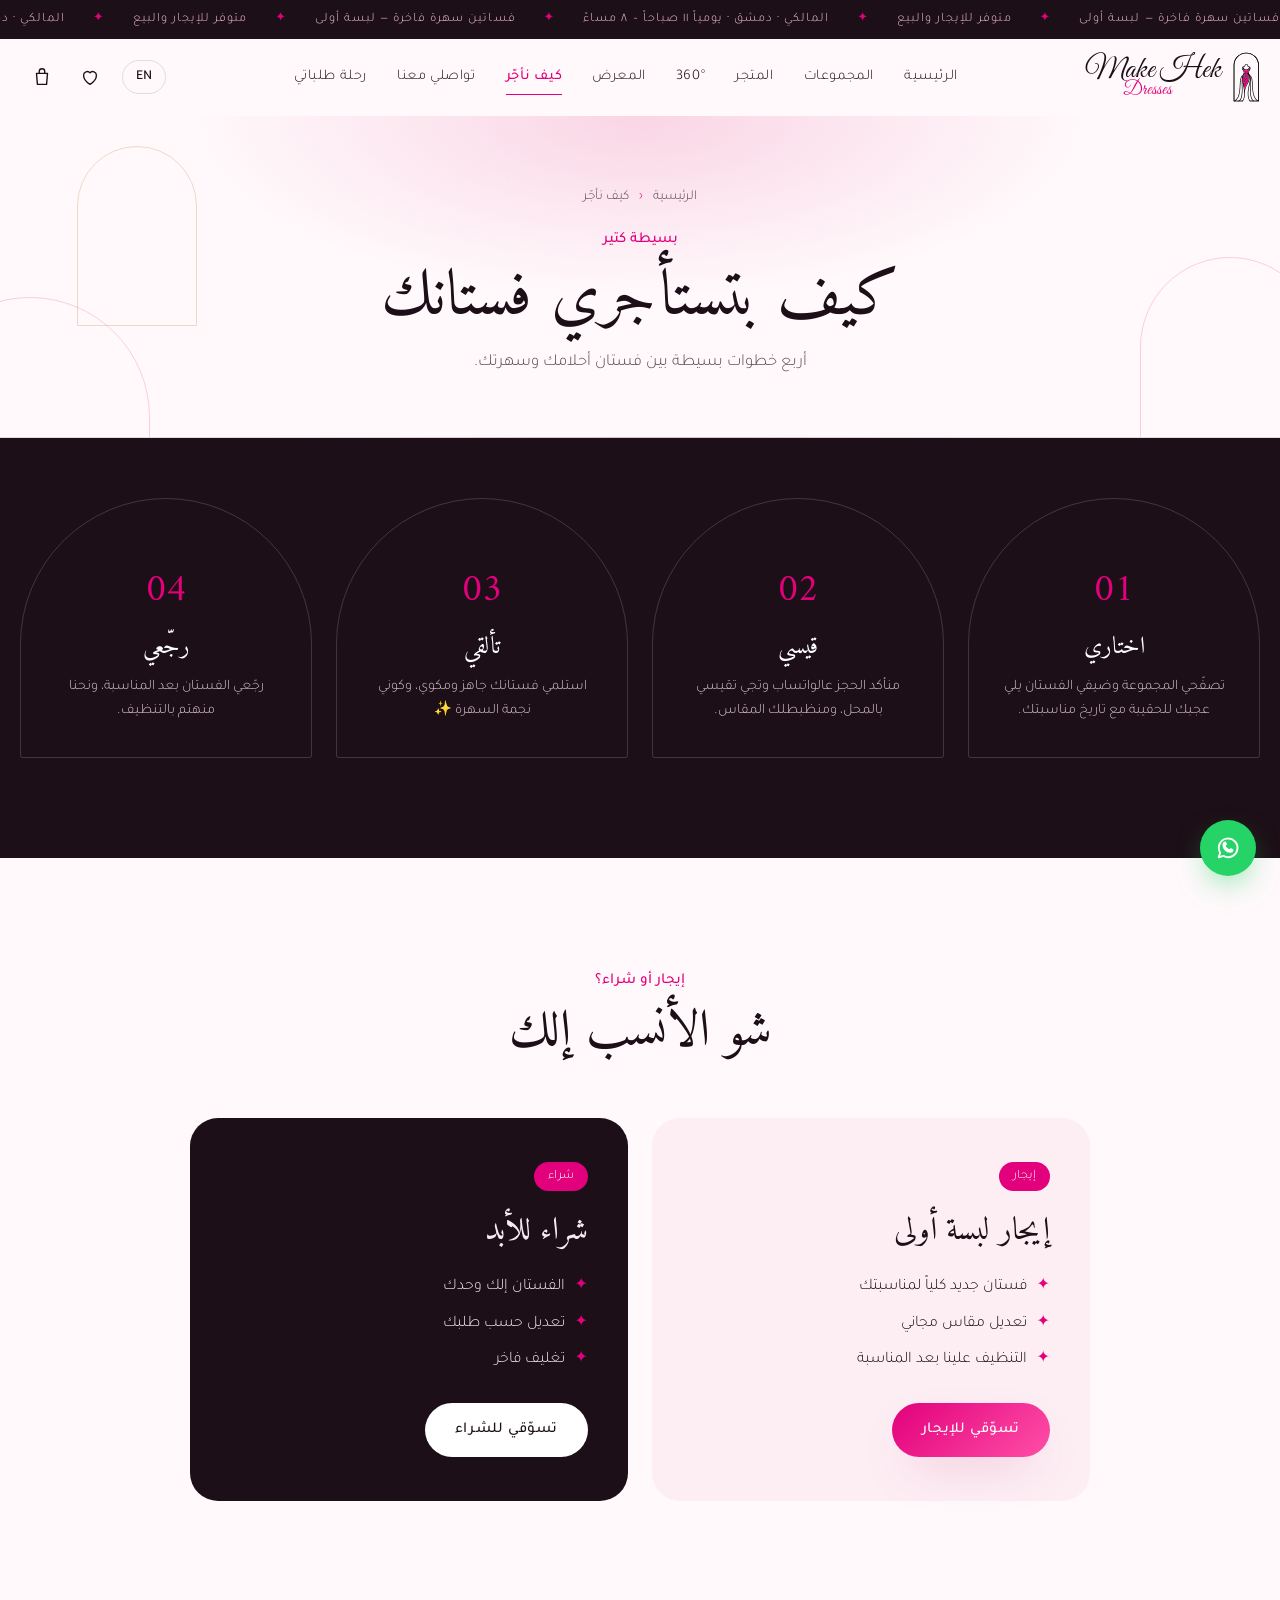
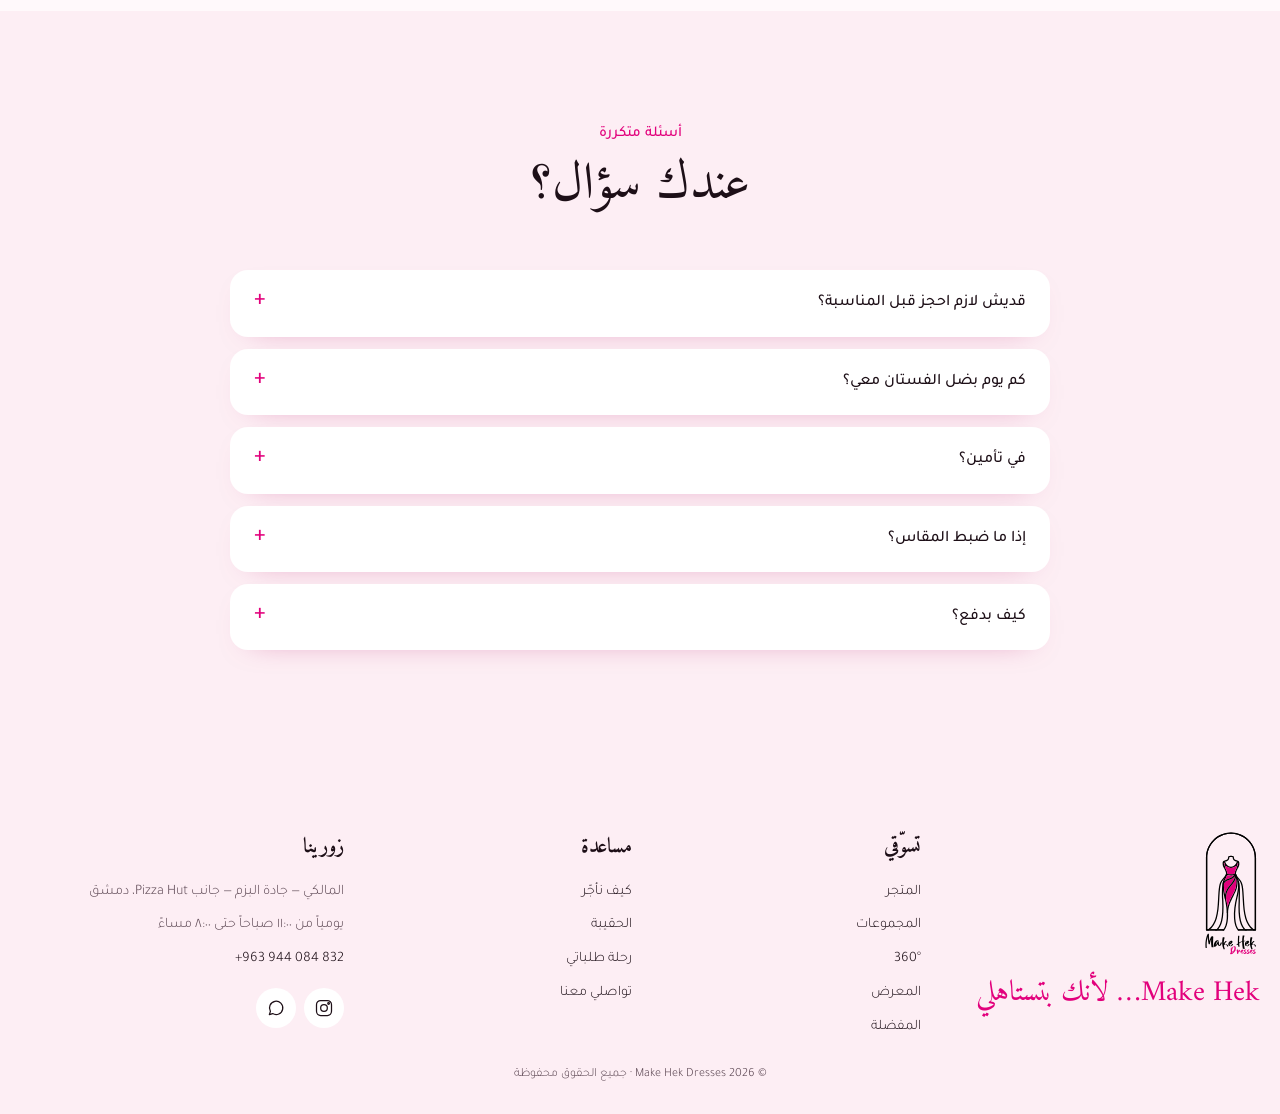
<file: rent.html>
<!doctype html>
<html lang="ar" dir="rtl">
<head>
  <meta charset="UTF-8" />
  <meta name="viewport" content="width=device-width, initial-scale=1.0" />
  <meta name="theme-color" content="#E2007C" />
  <link rel="icon" type="image/svg+xml" href="./logo-mark.svg" />
  <meta property="og:title" content="Make Hek Dresses" />
  <meta property="og:description" content="Luxury evening dresses for rent & sale · Malki, Damascus" />
  <meta property="og:image" content="./logo.svg" />
  <link rel="preconnect" href="https://fonts.googleapis.com" />
  <link rel="preconnect" href="https://fonts.gstatic.com" crossorigin />
  <link
    href="https://fonts.googleapis.com/css2?family=Cormorant+Garamond:ital,wght@0,400;0,500;0,600;1,400;1,500&family=Great+Vibes&family=Jost:wght@300;400;500&family=Amiri:ital,wght@0,400;0,700;1,400&family=Tajawal:wght@300;400;500;700&display=swap"
    rel="stylesheet" />

  <title>كيف نأجّر · Make Hek Dresses</title>
  <script type="module" crossorigin src="./assets/main-D3MfLTot.js"></script>
  <link rel="stylesheet" crossorigin href="./assets/main-CoxGDbAy.css">
</head>
<body data-page="rent">
<!-- Announcement -->
<div class="announce" aria-label="announcements">
  <div class="announce__track">
    <span data-i18n="announce1"></span><i>✦</i>
    <span data-i18n="announce2"></span><i>✦</i>
    <span data-i18n="announce3"></span><i>✦</i>
    <span data-i18n="announce1"></span><i>✦</i>
    <span data-i18n="announce2"></span><i>✦</i>
    <span data-i18n="announce3"></span><i>✦</i>
  </div>
</div>

<!-- Header -->
<header class="header" id="top">
  <div class="container header__inner">
    <button class="icon-btn menu-btn" id="menuBtn" aria-label="Menu">
      <svg viewBox="0 0 24 24"><path d="M4 7h16M4 12h10M4 17h16"/></svg>
    </button>

    <a href="./" class="brand" aria-label="Make Hek Dresses">
      <img src="./logo-mark.svg" alt="" class="brand__mark" width="30" height="56" />
      <span class="brand__text">
        <span class="brand__name">Make Hek</span>
        <span class="brand__sub">Dresses</span>
      </span>
    </a>

    <nav class="nav" id="nav">
      <a href="./" data-nav="home" data-i18n="navHome"></a>
      <a href="./collections.html" data-nav="collections" data-i18n="navCollections"></a>
      <a href="./shop.html" data-nav="shop" data-i18n="navShop"></a>
      <a href="./showroom.html" data-nav="showroom">360°</a>
      <a href="./lookbook.html" data-nav="lookbook" data-i18n="navLookbook"></a>
      <a href="./rent.html" data-nav="rent" data-i18n="navRent"></a>
      <a href="./contact.html" data-nav="contact" data-i18n="navContact"></a>
      <a href="./my-orders.html" data-nav="orders" data-i18n="navOrders"></a>
    </nav>

    <div class="header__actions">
      <button class="lang-btn" id="langBtn" aria-label="Language">EN</button>
      <a class="icon-btn" href="./favorites.html" data-nav="favorites" aria-label="Favorites">
        <svg viewBox="0 0 24 24"><path d="M12 20s-7-4.4-7-10a4 4 0 0 1 7-2.6A4 4 0 0 1 19 10c0 5.6-7 10-7 10z"/></svg>
        <span class="badge" id="favCount">0</span>
      </a>
      <a class="icon-btn bag-btn" href="./cart.html" data-nav="cart" aria-label="Bag">
        <svg viewBox="0 0 24 24"><path d="M6 8h12l-1 12H7L6 8z"/><path d="M9 8V6a3 3 0 0 1 6 0v2"/></svg>
        <span class="badge" id="cartCount">0</span>
      </a>
    </div>
  </div>
</header>


<main>
  <section class="page-hero">
    <div class="page-hero__deco" aria-hidden="true"><span></span><span></span><span></span></div>
    <div class="container">
      <nav class="crumbs" aria-label="breadcrumb"><a href="./" data-i18n="navHome"></a><i>›</i><span data-i18n="navRent"></span></nav>
      <p class="eyebrow" data-i18n="rentEyebrow"></p>
      <h1 class="page-hero__title" data-i18n="rentTitle"></h1>
      <p class="page-hero__lead" data-i18n="rentLead"></p>
    </div>
  </section>

  <section class="section section--ink section--tight">
    <div class="container">
      <ol class="steps">
        <li><span class="steps__n">01</span><h3 data-i18n="step1t"></h3><p data-i18n="step1d"></p></li>
        <li><span class="steps__n">02</span><h3 data-i18n="step2t"></h3><p data-i18n="step2d"></p></li>
        <li><span class="steps__n">03</span><h3 data-i18n="step3t"></h3><p data-i18n="step3d"></p></li>
        <li><span class="steps__n">04</span><h3 data-i18n="step4t"></h3><p data-i18n="step4d"></p></li>
      </ol>
    </div>
  </section>

  <section class="section">
    <div class="container">
      <header class="section__head">
        <p class="eyebrow" data-i18n="compareEyebrow"></p>
        <h2 class="section__title" data-i18n="compareTitle"></h2>
      </header>
      <div class="compare">
        <article class="compare__card reveal">
          <span class="compare__tag" data-i18n="rent"></span>
          <h3 data-i18n="compareRentT"></h3>
          <ul>
            <li data-i18n="compareRent1"></li>
            <li data-i18n="compareRent2"></li>
            <li data-i18n="compareRent3"></li>
          </ul>
          <a class="btn btn--primary" href="./shop.html?mode=rent" data-i18n="shopRent"></a>
        </article>
        <article class="compare__card compare__card--dark reveal">
          <span class="compare__tag" data-i18n="buy"></span>
          <h3 data-i18n="compareBuyT"></h3>
          <ul>
            <li data-i18n="compareBuy1"></li>
            <li data-i18n="compareBuy2"></li>
            <li data-i18n="compareBuy3"></li>
          </ul>
          <a class="btn btn--light" href="./shop.html?mode=buy" data-i18n="shopBuy"></a>
        </article>
      </div>
    </div>
  </section>

  <section class="section section--blush">
    <div class="container narrow">
      <header class="section__head">
        <p class="eyebrow" data-i18n="faqEyebrow"></p>
        <h2 class="section__title" data-i18n="faqTitle"></h2>
      </header>
      <div class="faq" id="faq"></div>
    </div>
  </section>
</main>

<footer class="footer">
  <div class="container footer__grid">
    <div class="footer__brand">
      <img src="./logo.svg" alt="Make Hek Dresses" class="footer__logo" width="96" height="222" />
      <p class="footer__tag script" data-i18n="footerTag"></p>
    </div>
    <div class="footer__col">
      <h4 data-i18n="footShop"></h4>
      <a href="./shop.html" data-i18n="navShop"></a>
      <a href="./collections.html" data-i18n="navCollections"></a>
      <a href="./showroom.html">360°</a>
      <a href="./lookbook.html" data-i18n="navLookbook"></a>
      <a href="./favorites.html" data-i18n="navFavorites"></a>
    </div>
    <div class="footer__col">
      <h4 data-i18n="footHelp"></h4>
      <a href="./rent.html" data-i18n="navRent"></a>
      <a href="./cart.html" data-i18n="navBag"></a>
      <a href="./my-orders.html" data-i18n="navOrders"></a>
      <a href="./contact.html" data-i18n="navContact"></a>
    </div>
    <div class="footer__col">
      <h4 data-i18n="footVisit"></h4>
      <p data-i18n="address"></p>
      <p data-i18n="hours"></p>
      <a href="tel:+963944084832" dir="ltr">+963 944 084 832</a>
      <div class="footer__social">
        <a href="https://www.instagram.com/makehek_dresses/" target="_blank" rel="noopener" aria-label="Instagram">
          <svg viewBox="0 0 24 24"><rect x="3" y="3" width="18" height="18" rx="5"/><circle cx="12" cy="12" r="4"/><circle cx="17.5" cy="6.5" r="1"/></svg>
        </a>
        <a data-wa target="_blank" rel="noopener" aria-label="WhatsApp">
          <svg viewBox="0 0 24 24"><path d="M4 20l1.3-4A8 8 0 1 1 8 18.7L4 20z"/></svg>
        </a>
      </div>
    </div>
  </div>
  <p class="footer__copy">© <span id="year"></span> Make Hek Dresses · <span data-i18n="rights"></span></p>
</footer>

<!-- Quick view -->
<div class="modal" id="quickView" hidden>
  <div class="modal__backdrop" data-close></div>
  <div class="modal__panel" role="dialog" aria-modal="true" aria-labelledby="qvName">
    <button class="icon-btn modal__close" data-close aria-label="Close"><svg viewBox="0 0 24 24"><path d="M6 6l12 12M18 6L6 18"/></svg></button>
    <div class="qv">
      <div class="qv__media">
        <img id="qvImg" alt="" />
        <div class="qv__thumbs" id="qvThumbs"></div>
      </div>
      <div class="qv__info">
        <p class="eyebrow" id="qvTag"></p>
        <h3 class="qv__name" id="qvName"></h3>
        <p class="qv__desc" id="qvDesc"></p>

        <p class="label" data-i18n="chooseMode"></p>
        <div class="mode-cards" id="qvModes"></div>

        <div id="qvDateWrap">
          <label class="label" for="qvDate" data-i18n="eventDate"></label>
          <input type="date" id="qvDate" class="input" />
        </div>

        <p class="label" data-i18n="chooseSize"></p>
        <div class="sizes" id="qvSizes"></div>

        <button class="btn btn--primary btn--block" id="qvAdd" data-i18n="addToBag"></button>
        <p class="qv__note" data-i18n="qvNote"></p>
      </div>
    </div>
  </div>
</div>

<!-- Lightbox -->
<div class="lightbox" id="lightbox" hidden>
  <button class="icon-btn lb__close" data-lb="close" aria-label="Close"><svg viewBox="0 0 24 24"><path d="M6 6l12 12M18 6L6 18"/></svg></button>
  <button class="icon-btn lb__nav lb__prev" data-lb="prev" aria-label="Previous"><svg viewBox="0 0 24 24"><path d="M15 5l-7 7 7 7"/></svg></button>
  <img id="lbImg" alt="" />
  <button class="icon-btn lb__nav lb__next" data-lb="next" aria-label="Next"><svg viewBox="0 0 24 24"><path d="M9 5l7 7-7 7"/></svg></button>
  <p class="lb__count" id="lbCount"></p>
</div>

<div class="toast" id="toast" role="status" aria-live="polite"></div>

<a class="wa-float" data-wa target="_blank" rel="noopener" aria-label="WhatsApp">
  <svg viewBox="0 0 24 24"><path d="M4 20l1.3-4A8 8 0 1 1 8 18.7L4 20z"/><path d="M9 9.5c.3 2 2.5 4.2 4.5 4.5l1-1 1.5.7c-.2 1-1 1.6-2 1.6A6 6 0 0 1 8 9.3c0-1 .6-1.8 1.6-2l.7 1.5-1 .7z"/></svg>
</a>


</body>
</html>
</file>
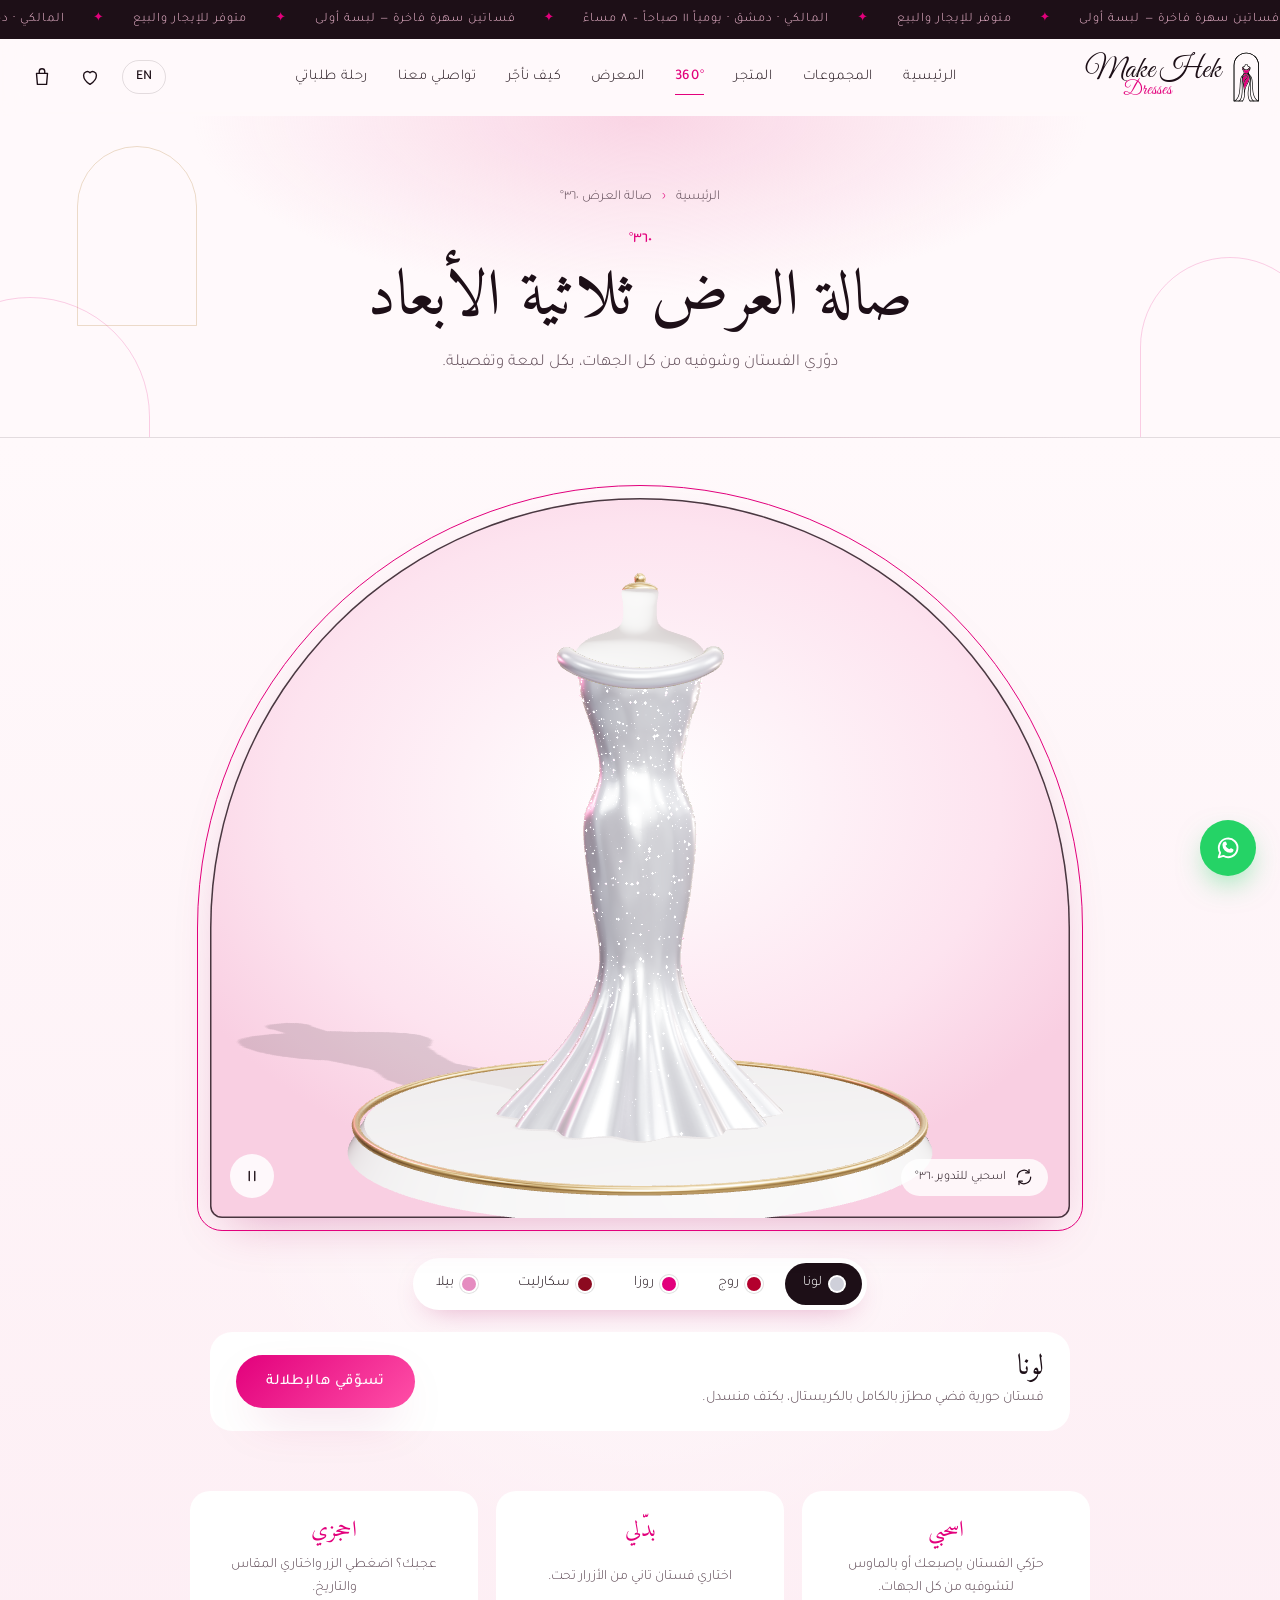
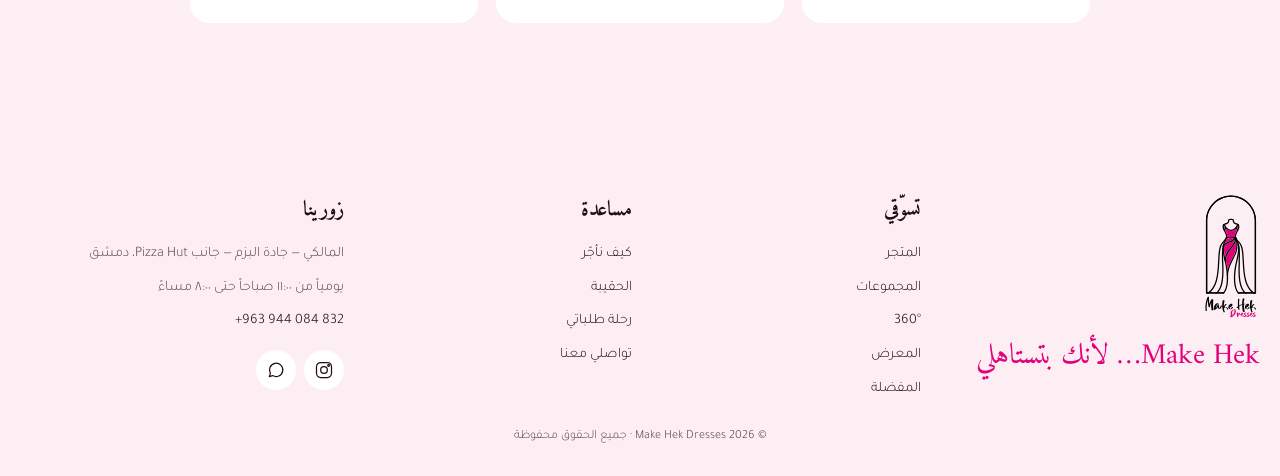
<file: showroom.html>
<!doctype html>
<html lang="ar" dir="rtl">
<head>
  <meta charset="UTF-8" />
  <meta name="viewport" content="width=device-width, initial-scale=1.0" />
  <meta name="theme-color" content="#E2007C" />
  <link rel="icon" type="image/svg+xml" href="./logo-mark.svg" />
  <meta property="og:title" content="Make Hek Dresses" />
  <meta property="og:description" content="Luxury evening dresses for rent & sale · Malki, Damascus" />
  <meta property="og:image" content="./logo.svg" />
  <link rel="preconnect" href="https://fonts.googleapis.com" />
  <link rel="preconnect" href="https://fonts.gstatic.com" crossorigin />
  <link
    href="https://fonts.googleapis.com/css2?family=Cormorant+Garamond:ital,wght@0,400;0,500;0,600;1,400;1,500&family=Great+Vibes&family=Jost:wght@300;400;500&family=Amiri:ital,wght@0,400;0,700;1,400&family=Tajawal:wght@300;400;500;700&display=swap"
    rel="stylesheet" />

  <title>صالة العرض ٣٦٠° · Make Hek Dresses</title>
  <script type="module" crossorigin src="./assets/main-D3MfLTot.js"></script>
  <link rel="stylesheet" crossorigin href="./assets/main-CoxGDbAy.css">
</head>
<body data-page="showroom">
<!-- Announcement -->
<div class="announce" aria-label="announcements">
  <div class="announce__track">
    <span data-i18n="announce1"></span><i>✦</i>
    <span data-i18n="announce2"></span><i>✦</i>
    <span data-i18n="announce3"></span><i>✦</i>
    <span data-i18n="announce1"></span><i>✦</i>
    <span data-i18n="announce2"></span><i>✦</i>
    <span data-i18n="announce3"></span><i>✦</i>
  </div>
</div>

<!-- Header -->
<header class="header" id="top">
  <div class="container header__inner">
    <button class="icon-btn menu-btn" id="menuBtn" aria-label="Menu">
      <svg viewBox="0 0 24 24"><path d="M4 7h16M4 12h10M4 17h16"/></svg>
    </button>

    <a href="./" class="brand" aria-label="Make Hek Dresses">
      <img src="./logo-mark.svg" alt="" class="brand__mark" width="30" height="56" />
      <span class="brand__text">
        <span class="brand__name">Make Hek</span>
        <span class="brand__sub">Dresses</span>
      </span>
    </a>

    <nav class="nav" id="nav">
      <a href="./" data-nav="home" data-i18n="navHome"></a>
      <a href="./collections.html" data-nav="collections" data-i18n="navCollections"></a>
      <a href="./shop.html" data-nav="shop" data-i18n="navShop"></a>
      <a href="./showroom.html" data-nav="showroom">360°</a>
      <a href="./lookbook.html" data-nav="lookbook" data-i18n="navLookbook"></a>
      <a href="./rent.html" data-nav="rent" data-i18n="navRent"></a>
      <a href="./contact.html" data-nav="contact" data-i18n="navContact"></a>
      <a href="./my-orders.html" data-nav="orders" data-i18n="navOrders"></a>
    </nav>

    <div class="header__actions">
      <button class="lang-btn" id="langBtn" aria-label="Language">EN</button>
      <a class="icon-btn" href="./favorites.html" data-nav="favorites" aria-label="Favorites">
        <svg viewBox="0 0 24 24"><path d="M12 20s-7-4.4-7-10a4 4 0 0 1 7-2.6A4 4 0 0 1 19 10c0 5.6-7 10-7 10z"/></svg>
        <span class="badge" id="favCount">0</span>
      </a>
      <a class="icon-btn bag-btn" href="./cart.html" data-nav="cart" aria-label="Bag">
        <svg viewBox="0 0 24 24"><path d="M6 8h12l-1 12H7L6 8z"/><path d="M9 8V6a3 3 0 0 1 6 0v2"/></svg>
        <span class="badge" id="cartCount">0</span>
      </a>
    </div>
  </div>
</header>


<main>
  <section class="page-hero">
    <div class="page-hero__deco" aria-hidden="true"><span></span><span></span><span></span></div>
    <div class="container">
      <nav class="crumbs" aria-label="breadcrumb"><a href="./" data-i18n="navHome"></a><i>›</i><span data-i18n="navShowroom"></span></nav>
      <p class="eyebrow" data-i18n="showEyebrow"></p>
      <h1 class="page-hero__title" data-i18n="showTitle"></h1>
      <p class="page-hero__lead" data-i18n="showLead"></p>
    </div>
  </section>

  <section class="section section--showroom section--tight">
    <div class="container">
      <div class="showroom" id="showroom">
        <div class="showroom__arch">
          <div class="showroom__stage">
            <div class="showroom__loader"><img src="./logo-mark.svg" alt="" /></div>
          </div>
          <p class="showroom__hint">
            <svg viewBox="0 0 24 24" class="ic"><path d="M4 12a8 8 0 0 1 14-5.3M20 12a8 8 0 0 1-14 5.3"/><path d="M18 3v4h-4M6 21v-4h4"/></svg>
            <span></span>
          </p>
          <button class="icon-btn showroom__auto" aria-label="Auto-rotate">
            <svg viewBox="0 0 24 24"><path d="M9 7v10M15 7v10"/></svg>
          </button>
        </div>
        <div class="showroom__bar">
          <div class="showroom__tabs"></div>
          <div class="showroom__info">
            <div>
              <h3 class="showroom__name"></h3>
              <p class="showroom__desc"></p>
            </div>
            <button class="btn btn--primary showroom__shop"></button>
          </div>
        </div>
      </div>
      <ul class="tips">
        <li><strong data-i18n="tip1t"></strong><span data-i18n="tip1d"></span></li>
        <li><strong data-i18n="tip2t"></strong><span data-i18n="tip2d"></span></li>
        <li><strong data-i18n="tip3t"></strong><span data-i18n="tip3d"></span></li>
      </ul>
    </div>
  </section>
</main>

<footer class="footer">
  <div class="container footer__grid">
    <div class="footer__brand">
      <img src="./logo.svg" alt="Make Hek Dresses" class="footer__logo" width="96" height="222" />
      <p class="footer__tag script" data-i18n="footerTag"></p>
    </div>
    <div class="footer__col">
      <h4 data-i18n="footShop"></h4>
      <a href="./shop.html" data-i18n="navShop"></a>
      <a href="./collections.html" data-i18n="navCollections"></a>
      <a href="./showroom.html">360°</a>
      <a href="./lookbook.html" data-i18n="navLookbook"></a>
      <a href="./favorites.html" data-i18n="navFavorites"></a>
    </div>
    <div class="footer__col">
      <h4 data-i18n="footHelp"></h4>
      <a href="./rent.html" data-i18n="navRent"></a>
      <a href="./cart.html" data-i18n="navBag"></a>
      <a href="./my-orders.html" data-i18n="navOrders"></a>
      <a href="./contact.html" data-i18n="navContact"></a>
    </div>
    <div class="footer__col">
      <h4 data-i18n="footVisit"></h4>
      <p data-i18n="address"></p>
      <p data-i18n="hours"></p>
      <a href="tel:+963944084832" dir="ltr">+963 944 084 832</a>
      <div class="footer__social">
        <a href="https://www.instagram.com/makehek_dresses/" target="_blank" rel="noopener" aria-label="Instagram">
          <svg viewBox="0 0 24 24"><rect x="3" y="3" width="18" height="18" rx="5"/><circle cx="12" cy="12" r="4"/><circle cx="17.5" cy="6.5" r="1"/></svg>
        </a>
        <a data-wa target="_blank" rel="noopener" aria-label="WhatsApp">
          <svg viewBox="0 0 24 24"><path d="M4 20l1.3-4A8 8 0 1 1 8 18.7L4 20z"/></svg>
        </a>
      </div>
    </div>
  </div>
  <p class="footer__copy">© <span id="year"></span> Make Hek Dresses · <span data-i18n="rights"></span></p>
</footer>

<!-- Quick view -->
<div class="modal" id="quickView" hidden>
  <div class="modal__backdrop" data-close></div>
  <div class="modal__panel" role="dialog" aria-modal="true" aria-labelledby="qvName">
    <button class="icon-btn modal__close" data-close aria-label="Close"><svg viewBox="0 0 24 24"><path d="M6 6l12 12M18 6L6 18"/></svg></button>
    <div class="qv">
      <div class="qv__media">
        <img id="qvImg" alt="" />
        <div class="qv__thumbs" id="qvThumbs"></div>
      </div>
      <div class="qv__info">
        <p class="eyebrow" id="qvTag"></p>
        <h3 class="qv__name" id="qvName"></h3>
        <p class="qv__desc" id="qvDesc"></p>

        <p class="label" data-i18n="chooseMode"></p>
        <div class="mode-cards" id="qvModes"></div>

        <div id="qvDateWrap">
          <label class="label" for="qvDate" data-i18n="eventDate"></label>
          <input type="date" id="qvDate" class="input" />
        </div>

        <p class="label" data-i18n="chooseSize"></p>
        <div class="sizes" id="qvSizes"></div>

        <button class="btn btn--primary btn--block" id="qvAdd" data-i18n="addToBag"></button>
        <p class="qv__note" data-i18n="qvNote"></p>
      </div>
    </div>
  </div>
</div>

<!-- Lightbox -->
<div class="lightbox" id="lightbox" hidden>
  <button class="icon-btn lb__close" data-lb="close" aria-label="Close"><svg viewBox="0 0 24 24"><path d="M6 6l12 12M18 6L6 18"/></svg></button>
  <button class="icon-btn lb__nav lb__prev" data-lb="prev" aria-label="Previous"><svg viewBox="0 0 24 24"><path d="M15 5l-7 7 7 7"/></svg></button>
  <img id="lbImg" alt="" />
  <button class="icon-btn lb__nav lb__next" data-lb="next" aria-label="Next"><svg viewBox="0 0 24 24"><path d="M9 5l7 7-7 7"/></svg></button>
  <p class="lb__count" id="lbCount"></p>
</div>

<div class="toast" id="toast" role="status" aria-live="polite"></div>

<a class="wa-float" data-wa target="_blank" rel="noopener" aria-label="WhatsApp">
  <svg viewBox="0 0 24 24"><path d="M4 20l1.3-4A8 8 0 1 1 8 18.7L4 20z"/><path d="M9 9.5c.3 2 2.5 4.2 4.5 4.5l1-1 1.5.7c-.2 1-1 1.6-2 1.6A6 6 0 0 1 8 9.3c0-1 .6-1.8 1.6-2l.7 1.5-1 .7z"/></svg>
</a>


</body>
</html>
</file>
<file: assets/main-CoxGDbAy.css>
:root{--magenta:#e2007c;--magenta-deep:#b0005f;--rose:#f6bdd6;--blush:#fdeef4;--pearl:#fff9fb;--ink:#1d0f17;--ink-soft:#5b4652;--gold:#c8a26b;--line:#1d0f171f;--f-display:"Cormorant Garamond", "Amiri", serif;--f-body:"Jost", "Tajawal", system-ui, sans-serif;--f-script:"Great Vibes", "Amiri", cursive;--radius:18px;--shadow:0 20px 50px -20px #b0005f59;--ease:cubic-bezier(.2, .7, .2, 1)}html[lang=ar]{--f-display:"Amiri", "Cormorant Garamond", serif;--f-body:"Tajawal", "Jost", system-ui, sans-serif;--f-script:"Amiri", serif}*,:before,:after{box-sizing:border-box}html{scroll-behavior:smooth;scroll-padding-top:90px}body{font-family:var(--f-body);color:var(--ink);background:var(--pearl);-webkit-font-smoothing:antialiased;margin:0;font-weight:300;line-height:1.65;overflow-x:hidden}img{max-width:100%;display:block}a{color:inherit;text-decoration:none}button{font:inherit;color:inherit;cursor:pointer;background:0 0;border:0}svg{fill:none;stroke:currentColor;stroke-width:1.5px;stroke-linecap:round;stroke-linejoin:round}.container{width:min(1240px,100% - 40px);margin-inline:auto}.center{justify-content:center;margin-top:40px;display:flex}.muted{color:var(--ink-soft)}.small{font-size:.82rem}.ic{flex:none;width:20px;height:20px}.script{font-family:var(--f-script);font-style:normal;font-weight:400}.eyebrow{letter-spacing:.28em;text-transform:uppercase;color:var(--magenta);margin:0 0 10px;font-size:.78rem;font-weight:500}html[lang=ar] .eyebrow{letter-spacing:0;font-size:.95rem}.btn{letter-spacing:.04em;transition:transform .3s var(--ease), box-shadow .3s var(--ease), background .3s;white-space:nowrap;border-radius:999px;justify-content:center;align-items:center;gap:10px;padding:14px 30px;font-size:.95rem;font-weight:500;display:inline-flex}.btn--primary{color:#fff;background:linear-gradient(135deg, var(--magenta), #ff4fa7);box-shadow:var(--shadow)}.btn--primary:hover{transform:translateY(-2px);box-shadow:0 26px 50px -18px #e2007c8c}.btn--ghost{border:1px solid var(--ink);background:0 0}.btn--ghost:hover{background:var(--ink);color:#fff}.btn--block{width:100%}.icon-btn{border-radius:50%;place-items:center;width:44px;height:44px;transition:background .2s;display:grid;position:relative}.icon-btn:hover{background:var(--blush)}.icon-btn svg{width:22px;height:22px}.badge{top:4px;background:var(--magenta);color:#fff;min-width:18px;height:18px;transition:transform .3s var(--ease);border-radius:999px;place-items:center;padding:0 5px;font-size:.68rem;font-weight:500;display:grid;position:absolute;inset-inline-end:2px;transform:scale(0)}.badge.is-on{transform:scale(1)}.badge.bump{animation:bump .45s var(--ease)}@keyframes bump{50%{transform:scale(1.4)}}.announce{background:var(--ink);color:var(--rose);letter-spacing:.08em;white-space:nowrap;font-size:.8rem;overflow:hidden}.announce__track{gap:28px;padding:9px 0;animation:30s linear infinite scroll;display:inline-flex}.announce i{color:var(--magenta);font-style:normal}@keyframes scroll{to{transform:translate(-50%)}}html[dir=rtl] .announce__track,html[dir=rtl] .ribbon__track{animation-name:scroll-rtl}@keyframes scroll-rtl{to{transform:translate(50%)}}.header{z-index:40;-webkit-backdrop-filter:blur(14px);backdrop-filter:blur(14px);background:#fff9fbd1;border-bottom:1px solid #0000;transition:border-color .3s,box-shadow .3s;position:sticky;top:0}.header.is-scrolled{border-color:var(--line);box-shadow:0 8px 30px -20px #0000004d}.header__inner{align-items:center;gap:24px;height:76px;display:flex}.brand{align-items:center;gap:12px;display:flex}.brand__mark{width:auto;height:50px}.brand__text{direction:ltr;flex-direction:column;line-height:1;display:flex}.brand__name{font-family:Great Vibes,cursive;font-size:1.9rem}.brand__sub{color:var(--magenta);margin-inline-start:38px;margin-top:-4px;font-family:Great Vibes,cursive;font-size:1.15rem}.nav{gap:30px;margin-inline:auto;display:flex}.nav a{letter-spacing:.04em;padding:6px 0;font-size:.92rem;position:relative}.nav a:after{content:"";inset-inline:0;background:var(--magenta);height:1px;transition:transform .35s var(--ease);position:absolute;bottom:0;transform:scaleX(0)}.nav a:hover:after{transform:scaleX(1)}.header__actions{align-items:center;gap:4px;display:flex}.lang-btn{border:1px solid var(--line);border-radius:999px;min-width:44px;height:34px;margin-inline-end:6px;padding:0 12px;font-size:.85rem;font-weight:500}.lang-btn:hover{border-color:var(--magenta);color:var(--magenta)}.menu-btn{display:none}.hero{background:radial-gradient(60% 60% at 85% 20%, #f6bdd68c, transparent 70%), radial-gradient(40% 50% at 5% 90%, #e2007c1a, transparent 70%), var(--pearl);position:relative;overflow:hidden}html[dir=rtl] .hero{background:radial-gradient(60% 60% at 15% 20%, #f6bdd68c, transparent 70%), radial-gradient(40% 50% at 95% 90%, #e2007c1a, transparent 70%), var(--pearl)}.hero__inner{grid-template-columns:1.05fr 1fr;align-items:center;gap:40px;min-height:calc(100vh - 110px);padding:60px 0 80px;display:grid}.hero__title{font-family:var(--f-display);margin:0 0 22px;font-size:clamp(2.6rem,5.6vw,5rem);font-weight:500;line-height:1.05}.hero__title span{display:block}.hero__title em{color:var(--magenta);margin-top:6px;font-size:1.25em;line-height:1.1;display:block}html[lang=ar] .hero__title{line-height:1.35}html[lang=ar] .hero__title em{font-size:1em;font-weight:700}.hero__lead{max-width:480px;color:var(--ink-soft);margin:0 0 34px;font-size:1.1rem}.hero__cta{flex-wrap:wrap;gap:14px;display:flex}.hero__stats{gap:40px;margin:50px 0 0;padding:0;list-style:none;display:flex}.hero__stats li{flex-direction:column;display:flex}.hero__stats strong{font-family:var(--f-display);color:var(--ink);font-size:2rem;font-weight:500;line-height:1.1}.hero__stats span{color:var(--ink-soft);font-size:.82rem}.hero__art{height:min(640px,78vh);position:relative}.arch{border-radius:999px 999px 14px 14px;margin:0;position:absolute;overflow:visible}.arch img{object-fit:cover;border-radius:inherit;background:linear-gradient(160deg, var(--blush), var(--rose));width:100%;height:100%}.arch:before{content:"";border:1.5px solid var(--ink);border-radius:inherit;pointer-events:none;position:absolute;inset:-12px}.arch--lg{inset-inline-start:18%;z-index:2;width:58%;height:92%;box-shadow:var(--shadow);top:4%}.arch--sm{width:30%;height:46%}.arch--sm:before{border-color:var(--magenta);inset:-8px}.arch--a{inset-inline-start:0;z-index:3;bottom:2%}.arch--b{inset-inline-end:0;z-index:1;top:10%}.hero__seal{z-index:4;inset-inline-end:6%;width:118px;height:118px;box-shadow:var(--shadow);background:#fff;border-radius:50%;place-items:center;display:grid;position:absolute;bottom:4%}.hero__seal img{height:56px}.seal-text{animation:22s linear infinite spin;position:absolute;inset:0}.seal-text text{fill:var(--ink);stroke:none;letter-spacing:2.4px;font-family:Jost,sans-serif;font-size:9.4px}@keyframes spin{to{transform:rotate(360deg)}}.sparkles{pointer-events:none;position:absolute;inset:0}.sparkle{color:var(--magenta);opacity:0;animation:4s ease-in-out infinite twinkle;position:absolute}@keyframes twinkle{0%,to{opacity:0;transform:scale(.4)rotate(0)}50%{opacity:.7;transform:scale(1)rotate(45deg)}}.ribbon{background:var(--magenta);color:#fff;white-space:nowrap;z-index:3;margin:-14px -10px 0;position:relative;overflow:hidden;transform:rotate(-1.2deg)}.ribbon__track{font-family:var(--f-display);gap:40px;padding:16px 0;font-size:1.6rem;font-style:italic;animation:40s linear infinite scroll;display:inline-flex}.ribbon__track>:after{content:"✦";vertical-align:middle;margin-inline-start:40px;font-size:1rem;font-style:normal}.section{padding:110px 0;position:relative}.section--blush{background:var(--blush)}.section--ink{background:var(--ink);color:#f9e9f1}.section--ink .section__title{color:#fff}.section__head{text-align:center;max-width:680px;margin:0 auto 56px}.section__title{font-family:var(--f-display);margin:0;font-size:clamp(2.1rem,4vw,3.3rem);font-weight:500;line-height:1.15}.section__lead{color:var(--ink-soft);margin:14px 0 0}.collections{grid-template-columns:repeat(5,1fr);gap:22px;display:grid}.col-card{text-align:center;cursor:pointer;position:relative}.col-card__img{aspect-ratio:3/4.4;background:linear-gradient(160deg, var(--blush), var(--rose));border-radius:999px 999px 12px 12px;position:relative;overflow:hidden}.col-card__img img{object-fit:cover;width:100%;height:100%;transition:transform 1s var(--ease)}.col-card:hover .col-card__img img{transform:scale(1.07)}.col-card__img:after{content:"";border-radius:inherit;border:1px solid #fffc;position:absolute;inset:8px}.col-card h3{font-family:var(--f-display);margin:16px 0 2px;font-size:1.45rem;font-weight:500}.col-card p{color:var(--ink-soft);margin:0;font-size:.82rem}.col-card__emoji{top:14px;z-index:1;font-size:1.2rem;position:absolute;inset-inline:0}.toolbar{flex-wrap:wrap;justify-content:space-between;align-items:center;gap:16px;margin-bottom:34px;display:flex}.chips{flex-wrap:wrap;gap:8px;display:flex}.chip{border:1px solid var(--line);background:#fff;border-radius:999px;padding:9px 18px;font-size:.88rem;transition:all .25s}.chip:hover{border-color:var(--magenta)}.chip.is-active{background:linear-gradient(135deg, var(--magenta), #ff4fa7);color:#fff;border-color:var(--magenta);box-shadow:0 8px 20px -10px #e2007c99}.toolbar__right{align-items:center;gap:10px;display:flex}.seg{border:1px solid var(--line);background:#fff;border-radius:999px;padding:4px;display:inline-flex}.seg button{border-radius:999px;padding:7px 16px;font-size:.85rem;transition:all .25s}.seg button.is-active{background:var(--magenta);color:#fff}.select,.input{font:inherit;border:1px solid var(--line);color:var(--ink);background:#fff;border-radius:12px;outline:none;padding:10px 16px;font-size:.9rem;transition:border-color .2s,box-shadow .2s}.select{border-radius:999px}.input{width:100%}.select:focus,.input:focus{border-color:var(--magenta);box-shadow:0 0 0 3px #e2007c1f}.grid{grid-template-columns:repeat(4,1fr);gap:34px 24px;display:grid}.card{opacity:0;animation:rise .7s var(--ease) forwards;position:relative;transform:translateY(20px)}@keyframes rise{to{opacity:1;transform:none}}.card__media{aspect-ratio:3/4.3;background:linear-gradient(160deg, #fff, var(--rose));cursor:pointer;border-radius:999px 999px 16px 16px;position:relative;overflow:hidden}.card__media img{object-fit:cover;object-position:center 62%;width:100%;height:100%;transition:transform 1.1s var(--ease)}.card:hover .card__media img{transform:scale(1.06)}.card__quick{inset-inline:14px;-webkit-backdrop-filter:blur(6px);backdrop-filter:blur(6px);text-align:center;transition:transform .45s var(--ease), background .2s, color .2s;background:#ffffffeb;border-radius:999px;padding:12px;font-size:.85rem;font-weight:500;position:absolute;bottom:14px;transform:translateY(140%)}.card:hover .card__quick,.card__quick:focus-visible{transform:none}.card__quick:hover{background:var(--magenta);color:#fff}.card__tags{top:46px;gap:6px;display:flex;position:absolute;inset-inline-start:50%;transform:translate(-50%)}html[dir=rtl] .card__tags{transform:translate(50%)}.tag{letter-spacing:.08em;text-transform:uppercase;white-space:nowrap;background:#fff;border-radius:999px;padding:4px 10px;font-size:.68rem;font-weight:500}.tag--vip{background:var(--ink);color:var(--gold)}.tag--new{background:var(--magenta);color:#fff}.fav{top:16%;z-index:2;width:38px;height:38px;transition:transform .25s var(--ease);background:#ffffffe6;border-radius:50%;place-items:center;display:grid;position:absolute;inset-inline-end:12px}.fav svg{width:18px;height:18px}.fav:hover{transform:scale(1.1)}.fav.is-on{color:var(--magenta)}.fav.is-on svg{fill:var(--magenta)}.card__body{text-align:center;padding:16px 4px 0}.card__name{font-family:var(--f-display);margin:0;font-size:1.35rem;font-weight:500}.card__meta{color:var(--ink-soft);margin:2px 0 8px;font-size:.8rem}.card__prices{justify-content:center;gap:14px;font-size:.9rem;display:flex}.card__prices b{color:var(--magenta);font-weight:500}.empty{text-align:center;color:var(--ink-soft);padding:40px 0}.masonry{columns:4 240px;column-gap:16px}.masonry figure{break-inside:avoid;cursor:zoom-in;border-radius:14px;margin:0 0 16px;position:relative;overflow:hidden}.masonry img{width:100%;transition:transform .9s var(--ease), filter .5s}.masonry figure:hover img{filter:saturate(1.1);transform:scale(1.04)}.masonry figure:after{content:"";opacity:0;background:linear-gradient(#0000 60%,#e2007c59);transition:opacity .4s;position:absolute;inset:0}.masonry figure:hover:after{opacity:1}.steps{grid-template-columns:repeat(4,1fr);gap:24px;margin:0;padding:0;list-style:none;display:grid}.steps li{text-align:center;transition:background .4s, transform .4s var(--ease);border:1px solid #f6bdd633;border-radius:999px 999px 18px 18px;padding:60px 28px 34px}.steps li:hover{background:#e2007c1a;transform:translateY(-6px)}.steps__n{font-family:var(--f-display);color:var(--magenta);font-size:2.4rem;font-style:italic}.steps h3{font-family:var(--f-display);color:#fff;margin:6px 0 8px;font-size:1.5rem;font-weight:500}.steps p{color:#d9c0cd;margin:0;font-size:.9rem}.visit{grid-template-columns:1fr 1.1fr;align-items:stretch;gap:40px;display:grid}.visit__card{background:var(--blush);border-radius:28px;padding:50px}.visit__list{gap:16px;margin:30px 0 34px;padding:0;list-style:none;display:grid}.visit__list li{align-items:center;gap:14px;display:flex}.visit__list .ic{color:var(--magenta);width:24px;height:24px}.visit__map{min-height:380px;box-shadow:var(--shadow);border-radius:28px;overflow:hidden}.visit__map iframe{filter:grayscale(.4)sepia(.15)hue-rotate(290deg);border:0;width:100%;height:100%}.footer{background:var(--blush);text-align:center;padding:70px 0 30px}.footer__inner{flex-direction:column;align-items:center;gap:14px;display:flex}.footer__logo{width:auto;height:150px}.footer__tag{color:var(--magenta);margin:0;font-size:1.8rem}.footer__links{flex-wrap:wrap;justify-content:center;gap:26px;font-size:.9rem;display:flex}.footer__links a:hover{color:var(--magenta)}.footer__copy{color:var(--ink-soft);margin:24px 0 0;font-size:.78rem}.modal,.drawer,.lightbox{z-index:100;position:fixed;inset:0}.modal[hidden],.drawer[hidden],.lightbox[hidden]{display:none}.modal__backdrop,.drawer__backdrop{-webkit-backdrop-filter:blur(4px);backdrop-filter:blur(4px);background:#1d0f1780;animation:.3s fade;position:absolute;inset:0}@keyframes fade{0%{opacity:0}}.modal__panel{background:var(--pearl);width:min(980px,100% - 32px);max-height:calc(100vh - 40px);animation:pop .45s var(--ease);border-radius:28px;margin:20px auto;position:relative;top:50%;overflow:auto;transform:translateY(-50%)}@keyframes pop{0%{opacity:0;transform:translateY(-46%)scale(.97)}}.modal__close{top:14px;z-index:2;background:#fff;position:absolute;inset-inline-end:14px}.qv{grid-template-columns:1fr 1fr;display:grid}.qv__media{background:var(--blush);padding:26px}.qv__media img{object-fit:cover;border-radius:999px 999px 16px 16px;width:100%;height:100%;max-height:640px}.qv__info{padding:44px 40px}.qv__thumbs{justify-content:center;gap:10px;margin-top:14px;display:flex}.qv__thumbs:empty{display:none}.qv__thumbs button{opacity:.6;border:2px solid #0000;border-radius:999px 999px 8px 8px;width:58px;height:78px;padding:0;transition:all .2s;overflow:hidden}.qv__thumbs button.is-active,.qv__thumbs button:hover{border-color:var(--magenta);opacity:1}.qv__thumbs img{object-fit:cover;width:100%;height:100%}.qv__name{font-family:var(--f-display);margin:0 0 8px;font-size:2.3rem;font-weight:500;line-height:1.1}.qv__desc{color:var(--ink-soft);margin:0 0 20px}.qv__note{color:var(--ink-soft);text-align:center;margin:12px 0 0;font-size:.8rem}.label{letter-spacing:.08em;text-transform:uppercase;margin:18px 0 8px;font-size:.8rem;font-weight:500;display:block}html[lang=ar] .label{letter-spacing:0;font-size:.9rem}.mode-cards{grid-template-columns:1fr 1fr;gap:10px;display:grid}.mode-card{text-align:start;border:1.5px solid var(--line);background:#fff;border-radius:16px;padding:14px 16px;transition:all .2s}.mode-card strong{font-weight:500;display:block}.mode-card span{font-family:var(--f-display);color:var(--magenta);font-size:1.5rem}.mode-card small{color:var(--ink-soft);font-size:.75rem;display:block}.mode-card.is-active{border-color:var(--magenta);background:var(--blush);box-shadow:0 0 0 3px #e2007c1a}.sizes{flex-wrap:wrap;gap:8px;margin-bottom:26px;display:flex}.size{border:1px solid var(--line);background:#fff;border-radius:12px;min-width:48px;height:44px;padding:0 12px;font-size:.88rem;transition:all .2s}.size:hover{border-color:var(--magenta)}.size.is-active{background:var(--ink);color:#fff;border-color:var(--ink)}.shake{animation:.4s shake}@keyframes shake{25%{transform:translate(-6px)}75%{transform:translate(6px)}}.lightbox{background:#14080ff0;place-items:center;animation:.3s fade;display:grid}.lightbox img{object-fit:contain;border-radius:14px;max-width:min(92vw,900px);max-height:86vh}.lightbox .icon-btn{color:#fff;background:#ffffff1a;position:absolute}.lightbox .icon-btn:hover{background:var(--magenta)}.lb__close{top:20px;inset-inline-end:20px}.lb__prev{top:50%;left:20px}.lb__next{top:50%;right:20px}.lb__count{color:var(--rose);letter-spacing:.2em;direction:ltr;font-size:.85rem;position:absolute;bottom:12px}.drawer__panel{top:0;bottom:0;background:var(--pearl);width:min(440px,100%);animation:slide-in .45s var(--ease);flex-direction:column;display:flex;position:absolute;inset-inline-end:0}@keyframes slide-in{0%{transform:translate(100%)}}html[dir=rtl] .drawer__panel{animation-name:slide-in-rtl}@keyframes slide-in-rtl{0%{transform:translate(-100%)}}.drawer__head{border-bottom:1px solid var(--line);justify-content:space-between;align-items:center;padding:20px 24px;display:flex}.drawer__head h3{font-family:var(--f-display);margin:0;font-size:1.7rem;font-weight:500}.drawer__body{flex:1;padding:10px 24px;overflow:auto}.drawer__foot{border-top:1px solid var(--line);background:#fff;padding:20px 24px 24px}.totals>div{justify-content:space-between;font-size:1.05rem;display:flex}.totals strong{font-family:var(--f-display);font-size:1.5rem;font-weight:600}.checkout{gap:10px;margin-top:14px;display:grid}.checkout textarea{resize:vertical}.line{border-bottom:1px solid var(--line);grid-template-columns:78px 1fr auto;gap:14px;padding:16px 0;display:grid}.line img{object-fit:cover;background:var(--blush);border-radius:999px 999px 8px 8px;width:78px;height:104px}.line h4{font-family:var(--f-display);margin:0;font-size:1.2rem;font-weight:500}.line p{color:var(--ink-soft);margin:2px 0;font-size:.8rem}.line__mode{background:var(--blush);color:var(--magenta);letter-spacing:.06em;text-transform:uppercase;border-radius:999px;padding:2px 8px;font-size:.68rem;font-weight:500;display:inline-block}.line__price{font-weight:500}.line__rm{color:var(--ink-soft);margin-top:6px;font-size:.75rem;text-decoration:underline}.line__rm:hover{color:var(--magenta)}.cart-empty{text-align:center;color:var(--ink-soft);padding:70px 10px}.cart-empty img{opacity:.8;height:110px;margin:0 auto 18px}.toast{z-index:120;opacity:0;visibility:hidden;background:var(--ink);color:#fff;transition:transform .45s var(--ease), opacity .3s, visibility .3s;white-space:nowrap;border-radius:999px;padding:13px 24px;font-size:.9rem;position:fixed;bottom:28px;left:50%;transform:translate(-50%,30px);box-shadow:0 14px 40px -12px #00000080}.toast.is-on{opacity:1;visibility:visible;transform:translate(-50%)}.wa-float{z-index:30;bottom:24px;color:#fff;width:56px;height:56px;transition:transform .3s var(--ease);background:#25d366;border-radius:50%;place-items:center;display:grid;position:fixed;inset-inline-start:24px;box-shadow:0 12px 30px -8px #25d36699}.wa-float:hover{transform:scale(1.08)}.wa-float svg{stroke-width:1.6px;width:28px;height:28px}.reveal{opacity:0;transition:opacity .9s var(--ease), transform .9s var(--ease);transform:translateY(30px)}.reveal.is-in{opacity:1;transform:none}@media (width<=1080px){.grid,.collections{grid-template-columns:repeat(3,1fr)}.steps{grid-template-columns:repeat(2,1fr)}}@media (width<=860px){.menu-btn{display:grid}.nav{top:110px;background:var(--pearl);border-bottom:1px solid var(--line);opacity:0;pointer-events:none;transition:transform .4s var(--ease), opacity .3s;z-index:-1;flex-direction:column;gap:0;padding:10px 20px 20px;position:fixed;inset-inline:0;transform:translateY(-120%)}.nav.is-open{opacity:1;pointer-events:auto;transform:none}.nav a{border-bottom:1px solid var(--line);padding:14px 0;font-size:1.05rem}.brand{margin-inline-end:auto}.hero__inner{text-align:center;grid-template-columns:1fr;min-height:0;padding-top:40px}.hero__lead{margin-inline:auto}.hero__cta,.hero__stats{justify-content:center}.hero__art{width:100%;max-width:460px;height:520px;margin:20px auto 0}.visit{grid-template-columns:1fr}.visit__card{padding:34px 26px}.qv{grid-template-columns:1fr}.qv__media img{max-height:420px}.qv__info{padding:28px 24px}}@media (width<=620px){.grid{grid-template-columns:repeat(2,1fr);gap:26px 14px}.collections{grid-template-columns:repeat(2,1fr)}.steps{grid-template-columns:1fr}.section{padding:80px 0}.hero__stats{gap:24px}.hero__art{height:440px}.hero__seal{width:92px;height:92px}.hero__seal img{height:42px}.brand__text{display:none}.toolbar__right{width:100%}.toolbar__right .dd{flex:1}.toolbar__right .dd__btn{width:100%}.card__name{font-size:1.1rem}.card__prices{flex-direction:column;gap:0;font-size:.82rem}.card__quick{inset-inline:8px;padding:9px;font-size:.75rem;bottom:8px;transform:none}.card__tags{top:30px}.fav{width:32px;height:32px}.lb__prev{left:6px}.lb__next{right:6px}}@media (prefers-reduced-motion:reduce){*,:before,:after{scroll-behavior:auto!important;transition-duration:.01ms!important;animation-duration:.01ms!important;animation-iteration-count:1!important}}.section--showroom{background:radial-gradient(50% 60% at 50% 45%, #fff 0%, transparent 70%), linear-gradient(180deg, var(--pearl), var(--blush));overflow:hidden}.showroom{max-width:860px;margin:0 auto}.showroom__arch{height:min(720px,80vh);min-height:520px;box-shadow:inset 0 0 0 1.5px #1d0f17cc, var(--shadow);outline:1px solid var(--magenta);outline-offset:12px;background:radial-gradient(60% 55% at 50% 42%,#fff 0%,#fde3ef 70%,#f9cfe2 100%);border-radius:999px 999px 28px 28px;position:relative}.showroom__stage{border-radius:inherit;cursor:grab;touch-action:pan-y;position:absolute;inset:0;overflow:hidden}.showroom.is-dragging .showroom__stage{cursor:grabbing}.showroom__stage canvas{display:block;width:100%!important;height:100%!important}.showroom__loader{place-items:center;transition:opacity .6s;display:grid;position:absolute;inset:0}.showroom__loader img{height:120px;animation:1.6s ease-in-out infinite breathe}@keyframes breathe{50%{opacity:.4;transform:scale(.94)}}.showroom.is-ready .showroom__loader{opacity:0;pointer-events:none}.showroom__hint{bottom:22px;pointer-events:none;background:#fffc;border-radius:999px;align-items:center;gap:8px;margin:0;padding:8px 14px;font-size:.8rem;transition:opacity .5s;display:flex;position:absolute;inset-inline-start:22px}.showroom.was-dragged .showroom__hint{opacity:0}.showroom__auto{bottom:20px;background:#ffffffd9;position:absolute;inset-inline-end:20px}.showroom__auto.is-off svg{opacity:.4}.showroom__bar{flex-direction:column;align-items:center;gap:22px;margin-top:40px;display:flex}.showroom__tabs{background:#fff;border-radius:26px;flex-wrap:wrap;justify-content:center;gap:6px;padding:5px;display:flex;box-shadow:0 10px 30px -14px #b0005f66}.showroom__tab{border-radius:999px;align-items:center;gap:8px;padding:9px 18px;font-size:.9rem;transition:all .25s;display:flex}.showroom__tab i{border-radius:50%;width:14px;height:14px;box-shadow:0 0 0 2px #fff,0 0 0 3px #0000001f}.showroom__tab.is-active{background:var(--ink);color:#fff}.showroom__info{background:#fff;border-radius:22px;justify-content:space-between;align-items:center;gap:24px;width:100%;padding:20px 26px;display:flex}.showroom__name{font-family:var(--f-display);margin:0;font-size:1.8rem;font-weight:500;line-height:1.1}.showroom__desc{color:var(--ink-soft);margin:4px 0 0;font-size:.9rem}@media (width<=620px){.showroom__arch{outline-offset:7px;height:70vh;min-height:480px}.showroom__tab{padding:8px 12px;font-size:.82rem}.showroom__info{text-align:center;flex-direction:column;padding:18px}}.intro-lock,.intro-lock body{overflow:hidden}.intro{z-index:200;cursor:pointer;clip-path:inset(0);background:radial-gradient(45% 45% at 50% 45%,#fff 0%,#0000 70%),linear-gradient(160deg,#fff9fb 0%,#fdeef4 55%,#f9d3e4 100%);place-items:center;transition:clip-path 1.05s cubic-bezier(.7,0,.2,1);display:grid;position:fixed;inset:0}.intro.is-leaving{clip-path:inset(0 0 100% round 0 0 50% 50%)}.intro__stage{direction:ltr;align-items:center;gap:clamp(8px,3vw,48px);display:flex}.intro__center{flex-direction:column;align-items:center;transition:transform 1s cubic-bezier(.7,0,.2,1),opacity .8s;display:flex}html[lang=ar] .intro__center{direction:rtl}.intro.is-leaving .intro__center{opacity:0;transform:translateY(-18vh)scale(.9)}.intro__logo{width:auto;height:min(62vh,520px);overflow:visible}.intro__logo path{stroke-linecap:round;stroke-linejoin:round}.intro__tag{font-family:var(--f-display);letter-spacing:.08em;color:var(--ink-soft);opacity:0;transition:opacity .8s, transform .8s var(--ease);margin:22px 0 0;font-size:clamp(1rem,2.4vw,1.35rem);transform:translateY(10px)}.intro.is-written .intro__tag{opacity:1;transform:none}.intro__pen{pointer-events:none;opacity:0;background:radial-gradient(circle,#fff 0 20%,#ff4fa7e6 35%,#e2007c00 70%);border-radius:50%;width:18px;height:18px;transition:opacity .2s;position:absolute;top:-9px;left:-9px;box-shadow:0 0 18px 6px #ff4fa773}.intro__pen.is-on{opacity:1}.intro__pen:before,.intro__pen:after{content:"";background:linear-gradient(90deg,#0000,#fff,#0000);width:34px;height:1.5px;position:absolute;top:50%;left:50%;transform:translate(-50%,-50%)}.intro__pen:after{transform:translate(-50%,-50%)rotate(90deg)}.intro__skip{bottom:28px;border:1px solid var(--line);color:var(--ink-soft);background:#fff9;border-radius:999px;padding:8px 18px;font-size:.82rem;position:absolute;inset-inline-end:28px}.intro__skip:hover{color:var(--magenta);border-color:var(--magenta)}.intro__orn{aspect-ratio:220/560;height:min(66vh,560px);transition:transform 1s cubic-bezier(.7,0,.2,1),opacity .8s}.intro__orn svg{width:100%;height:100%;overflow:visible}.intro__orn--end svg{transform:scaleX(-1)}.intro.is-leaving .intro__orn--start{opacity:0;transform:translate(-45vw)rotate(-8deg)}.intro.is-leaving .intro__orn--end{opacity:0;transform:translate(45vw)rotate(8deg)}.intro__orn .draw{fill:none;stroke-linecap:round;stroke-dasharray:1;stroke-dashoffset:1px;animation:orn-draw var(--dur,1.6s) var(--d,0s) cubic-bezier(.6, 0, .2, 1) forwards}@keyframes orn-draw{to{stroke-dashoffset:0}}.intro__orn .vine{stroke:url(#ornGold);stroke-width:2.4px}.intro__orn .vine--thin{stroke-width:.9px;opacity:.6}.intro__orn .curl{stroke:#1d0f17;stroke-width:1.3px}.intro__orn .thread{stroke:#c8a26b;stroke-width:.6px;opacity:.7}.intro__orn .leaf{fill:#e2007c;fill-opacity:0;stroke:#e2007c;stroke-width:1.2px;stroke-dasharray:1;stroke-dashoffset:1px;animation:orn-draw .9s var(--d) ease-out forwards, leaf-fill .7s calc(var(--d) + .6s) forwards}@keyframes leaf-fill{to{fill-opacity:.85}}.intro__orn .pearl{fill:#fff;stroke:#e8c9a0;stroke-width:.8px;transform-box:fill-box;transform-origin:50%;filter:drop-shadow(0 1px 1.5px #c8a26b99);animation:pearl-pop .5s var(--d) cubic-bezier(.3, 1.6, .5, 1) forwards;transform:scale(0)}@keyframes pearl-pop{to{transform:scale(1)}}.intro__orn .rose{transform-box:fill-box;transform-origin:50%;opacity:0;animation:bloom 1.3s var(--d) cubic-bezier(.3, 1.3, .4, 1) forwards;transform:scale(.3)rotate(-120deg)}@keyframes bloom{to{opacity:1;transform:none}}.intro__orn .rose__line{stroke:#e2007c;stroke-width:1.6px}.intro__orn .rose__glow{fill:#ff4fa7;opacity:.14}.intro__orn .ostar{fill:#e2007c;transform-box:fill-box;transform-origin:50%;opacity:0;animation:ostar 2.2s var(--d) ease-in-out infinite}@keyframes ostar{0%,to{opacity:0;scale:.4}50%{opacity:.9;scale:1}}.intro__orn .bfly{opacity:0;animation:bfly-in 1.8s var(--d) cubic-bezier(.3, .7, .3, 1) forwards, bfly-hover 2.4s calc(var(--d) + 1.8s) ease-in-out infinite}@keyframes bfly-in{0%{opacity:0;transform:translate(-150px,140px)rotate(-35deg)scale(.6)}25%{opacity:1}60%{transform:translate(-40px,-30px)rotate(10deg)scale(.9)}to{opacity:1;transform:none}}@keyframes bfly-hover{0%,to{opacity:1;transform:translate(0)rotate(-4deg)}50%{opacity:1;transform:translate(4px,-8px)rotate(6deg)}}.intro__orn .bfly__wing path{fill:#e2007c;stroke:#1d0f17;stroke-width:1px}.intro__orn .bfly__wing path+path{fill:#ff8cc6}.intro__orn .bfly__wing{animation:.28s ease-in-out infinite alternate flap}.intro__orn .bfly__body{fill:none;stroke:#1d0f17;stroke-width:1.6px;stroke-linecap:round}@keyframes flap{to{transform:scaleX(.25)}}.intro__petals{pointer-events:none;position:absolute;inset:0;overflow:hidden}.intro__petals i{width:calc(14px * var(--s));height:calc(10px * var(--s));opacity:0;background:linear-gradient(135deg,#ffc2de,#ff6fb1);border-radius:80% 0;animation:linear infinite petal-fall;position:absolute;top:-30px}@keyframes petal-fall{0%{opacity:0;transform:translate(0)rotate(0)}10%{opacity:.75}90%{opacity:.6}to{opacity:0;transform:translate(var(--x), 105vh) rotate(540deg)}}@media (width<=620px){.intro__stage{gap:0}.intro__orn{height:42vh}.intro__logo{height:46vh}}.dd{position:relative}.dd__btn{border:1px solid var(--line);background:#fff;border-radius:999px;align-items:center;gap:10px;min-width:200px;height:42px;padding:0 16px;font-size:.9rem;transition:border-color .25s,box-shadow .25s;display:flex}.dd__btn:hover{border-color:var(--magenta)}.dd.is-open .dd__btn,.dd__btn:focus-visible{border-color:var(--magenta);outline:none;box-shadow:0 0 0 4px #e2007c1f}.dd__icon{width:18px;height:18px;color:var(--magenta);flex:none}.dd__label{text-align:start;white-space:nowrap;flex:1}.dd__chev{width:16px;height:16px;transition:transform .35s var(--ease);flex:none}.dd.is-open .dd__chev{transform:rotate(180deg)}.dd__menu{z-index:20;top:calc(100% + 10px);opacity:0;visibility:hidden;transform-origin:top;min-width:100%;transition:opacity .25s, transform .3s var(--ease), visibility .25s;background:#fff;border-radius:20px;margin:0;padding:8px;list-style:none;position:absolute;inset-inline-end:0;transform:translateY(-8px)scale(.97);box-shadow:0 24px 50px -18px #b0005f66,0 0 0 1px #e2007c14}.dd__menu:before{content:"";top:-6px;background:#fff;border-radius:3px 0 0;width:12px;height:12px;position:absolute;inset-inline-end:28px;transform:rotate(45deg);box-shadow:-1px -1px #e2007c14}.dd.is-open .dd__menu{opacity:1;visibility:visible;transform:none}.dd__menu li{white-space:nowrap;cursor:pointer;border-radius:14px;justify-content:space-between;align-items:center;gap:16px;padding:11px 14px;font-size:.9rem;transition:background .2s,color .2s;display:flex;position:relative}.dd__menu li svg{stroke-width:2.2px;width:16px;height:16px;color:var(--magenta);opacity:0;transition:all .25s var(--ease);transform:scale(.5)}.dd__menu li.is-focus{background:var(--blush)}.dd__menu li[aria-selected=true]{color:var(--magenta);font-weight:500}.dd__menu li[aria-selected=true] svg{opacity:1;transform:none}[hidden]{display:none!important}.narrow{width:min(820px,100% - 40px)}.section--tight{padding:60px 0 100px}.btn--light{color:var(--ink);background:#fff}.btn--light:hover{background:var(--rose);transform:translateY(-2px)}.nav a.is-current{color:var(--magenta);font-weight:500}.nav a.is-current:after{transform:scaleX(1)}.header__actions .icon-btn.is-current{background:var(--blush);color:var(--magenta)}.page-hero{text-align:center;background:radial-gradient(50% 80% at 50% 0%, #f6bdd699, transparent 70%), var(--pearl);border-bottom:1px solid var(--line);padding:70px 0 60px;position:relative;overflow:hidden}.page-hero__title{font-family:var(--f-display);margin:0;font-size:clamp(2.4rem,5vw,4rem);font-weight:500;line-height:1.15}.page-hero__lead{max-width:560px;color:var(--ink-soft);margin:14px auto 0;font-size:1.05rem}.page-hero__deco span{border:1px solid var(--magenta);opacity:.18;pointer-events:none;border-radius:999px 999px 0 0;position:absolute}.page-hero__deco span:first-child{inset-inline-start:-40px;width:180px;height:260px;bottom:-80px}.page-hero__deco span:nth-child(2){inset-inline-end:6%;border-color:var(--gold);opacity:.35;width:120px;height:180px;top:30px}.page-hero__deco span:nth-child(3){inset-inline-end:-90px;width:240px;height:340px;bottom:-200px}.crumbs{color:var(--ink-soft);justify-content:center;align-items:center;gap:10px;margin-bottom:18px;font-size:.85rem;display:flex}.crumbs a:hover{color:var(--magenta)}.crumbs i{color:var(--magenta);font-style:normal}html[dir=rtl] .crumbs i{transform:scaleX(-1)}.card__meta a,#qvTag a{transition:color .2s}.card__meta a:hover,#qvTag a:hover{color:var(--magenta)}.ribbon__track a:hover{color:var(--ink)}.col-card{display:block}.result-count{color:var(--ink-soft);margin:-18px 0 22px;font-size:.85rem}.empty img{opacity:.8;height:100px;margin:0 auto 16px}.empty h3{font-family:var(--f-display);color:var(--ink);margin:0 0 6px;font-size:1.8rem;font-weight:500}.empty .btn{margin-top:18px}.toast a{color:var(--rose);margin-inline-start:14px;font-weight:500;text-decoration:underline}.promo{background:linear-gradient(135deg, var(--blush), #fff);box-shadow:inset 0 0 0 1px var(--line);border-radius:220px 220px 32px 32px;grid-template-columns:1.3fr 1fr;align-items:center;gap:40px;padding:50px 60px;transition:box-shadow .4s;display:grid}.promo:hover{box-shadow:inset 0 0 0 1px var(--magenta), var(--shadow)}.promo .btn{margin-top:26px}.promo__art{aspect-ratio:1;place-items:center;width:100%;max-width:260px;margin-inline:auto;display:grid;position:relative}.promo__art img{height:45%}.promo__ring{animation:18s linear infinite spin;position:absolute;inset:0}.promo__ring text{fill:var(--magenta);stroke:none;letter-spacing:3px;font-family:Jost,sans-serif;font-size:13px}.strip{grid-template-columns:repeat(6,1fr);gap:12px;display:grid}.strip a{aspect-ratio:3/4;background:var(--blush);border-radius:999px 999px 12px 12px;overflow:hidden}.strip img{object-fit:cover;width:100%;height:100%;transition:transform .8s var(--ease)}.strip a:hover img{transform:scale(1.06)}.cta-band{flex-wrap:wrap;justify-content:space-between;align-items:center;gap:30px;display:flex}.cta-band__mark{height:90px}.cta-band__copy{flex:1;min-width:240px}.col-row{border-bottom:1px solid var(--line);padding:40px 0;scroll-margin-top:100px}.col-row:last-child{border-bottom:0}.col-row__head{align-items:center;gap:18px;margin-bottom:30px;display:flex}.col-row__head>div{flex:1}.col-row__head .section__title{font-size:clamp(1.8rem,3vw,2.4rem)}.col-row__head .section__title a:hover{color:var(--magenta)}.col-row__head p{margin:2px 0 0}.col-row__emoji{background:var(--blush);border-radius:50%;flex:none;place-items:center;width:64px;height:64px;font-size:1.7rem;display:grid}.compare{grid-template-columns:1fr 1fr;gap:24px;max-width:900px;margin-inline:auto;display:grid}.compare__card{background:var(--blush);border-radius:28px;padding:44px 40px}.compare__card--dark{background:var(--ink);color:#f9e9f1}.compare__card h3{font-family:var(--f-display);margin:14px 0 16px;font-size:2rem;font-weight:500}.compare__card ul{gap:10px;margin:0 0 30px;padding:0;list-style:none;display:grid}.compare__card li:before{content:"✦";color:var(--magenta);margin-inline-end:10px}.compare__tag{background:var(--magenta);color:#fff;border-radius:999px;padding:4px 14px;font-size:.8rem;display:inline-block}.faq{gap:12px;display:grid}.faq__item{background:#fff;border-radius:18px;padding:0 24px;box-shadow:0 10px 30px -22px #b0005f80}.faq__item summary{cursor:pointer;justify-content:space-between;gap:16px;padding:20px 0;font-weight:500;list-style:none;display:flex}.faq__item summary::-webkit-details-marker{display:none}.faq__item summary:after{content:"+";color:var(--magenta);transition:transform .3s var(--ease);font-size:1.4rem;line-height:1}.faq__item[open] summary:after{transform:rotate(45deg)}.faq__item p{color:var(--ink-soft);margin:0 0 20px}.contact{grid-template-columns:1.1fr 1fr;align-items:start;gap:40px;display:grid}.contact__info{gap:24px;display:grid}.contact__info .visit__map{min-height:300px}.contact__form{box-shadow:var(--shadow);background:#fff;border-radius:28px;padding:44px 40px}.contact__form .section__title{font-size:2.2rem}.contact__form .btn{margin-top:22px}.contact__form textarea{resize:vertical}.tips{grid-template-columns:repeat(3,1fr);gap:18px;max-width:900px;margin:60px auto 0;padding:0;list-style:none;display:grid}.tips li{text-align:center;background:#fff;border-radius:20px;gap:4px;padding:22px;display:grid}.tips strong{font-family:var(--f-display);color:var(--magenta);font-size:1.4rem;font-weight:500}.tips span{color:var(--ink-soft);font-size:.88rem}.cartpage{grid-template-columns:1.6fr 1fr;align-items:start;gap:40px;display:grid}.cartpage__items{background:#fff;border-radius:24px;padding:8px 28px}.cartpage__items .line:last-child{border-bottom:0}.line img[data-open]{cursor:pointer}.cartpage__summary{background:var(--blush);border-radius:24px;padding:30px;position:sticky;top:100px}.cartpage__summary h3{font-family:var(--f-display);margin:0 0 16px;font-size:1.8rem;font-weight:500}.sum-row{justify-content:space-between;padding:8px 0;display:flex}.sum-row--total{border-top:1px solid var(--line);margin-top:6px;padding-top:14px;font-size:1.1rem}.sum-row--total strong{font-family:var(--f-display);font-size:1.6rem;font-weight:600}.trust{color:var(--ink-soft);gap:6px;margin:20px 0 0;padding:0;font-size:.85rem;list-style:none;display:grid}.trust li:before{content:"✓";color:var(--magenta);margin-inline-end:8px}#ordersList{gap:24px;display:grid}.order{background:#fff;border-radius:24px;padding:28px;box-shadow:0 16px 40px -28px #b0005f80}.order__head{justify-content:space-between;align-items:start;gap:16px;display:flex}.order__head h3{font-family:var(--f-display);margin:0;font-size:1.6rem;font-weight:500}.order__head time{color:var(--ink-soft);font-size:.85rem}.order__head strong{font-family:var(--f-display);color:var(--magenta);font-size:1.6rem;font-weight:600}.order__steps{grid-template-columns:repeat(4,1fr);gap:8px;margin:22px 0 8px;padding:0;list-style:none;display:grid}.order__steps li{text-align:center;color:var(--ink-soft);flex-direction:column;align-items:center;gap:6px;font-size:.8rem;display:flex;position:relative}.order__steps li span{z-index:1;border:1px solid var(--line);background:var(--pearl);border-radius:50%;place-items:center;width:30px;height:30px;font-size:.8rem;display:grid;position:relative}.order__steps li:not(:last-child):after{content:"";top:15px;background:var(--line);width:calc(100% - 22px);height:1px;position:absolute;inset-inline-start:calc(50% + 15px)}.order__steps li.is-done{color:var(--magenta);font-weight:500}.order__steps li.is-done span{background:var(--magenta);border-color:var(--magenta);color:#fff}.order__foot{flex-wrap:wrap;gap:12px;margin-top:20px;display:flex}.footer{text-align:start}.footer__grid{grid-template-columns:1.2fr 1fr 1fr 1.3fr;gap:40px;display:grid}.footer__brand{flex-direction:column;align-items:flex-start;gap:10px;display:flex}.footer__logo{height:130px}.footer__col{flex-direction:column;align-items:flex-start;gap:10px;font-size:.9rem;display:flex}.footer__col h4{font-family:var(--f-display);margin:0 0 6px;font-size:1.3rem;font-weight:600}.footer__col p{color:var(--ink-soft);margin:0}.footer__col a:hover{color:var(--magenta)}.footer__social{gap:8px;margin-top:6px;display:flex}.footer__social a{background:#fff;border-radius:50%;place-items:center;width:40px;height:40px;display:grid}.footer__social a:hover{background:var(--magenta);color:#fff}.footer__social svg{width:20px;height:20px}.footer__copy{text-align:center}@media (width<=1080px){.strip{grid-template-columns:repeat(3,1fr)}.footer__grid{grid-template-columns:1fr 1fr}}@media (width<=860px){.promo{text-align:center;border-radius:32px;grid-template-columns:1fr;padding:40px 28px}.promo__art{max-width:180px}.compare,.contact,.cartpage{grid-template-columns:1fr}.cartpage__summary{position:static}.tips{grid-template-columns:1fr}.cta-band{text-align:center;flex-direction:column}.col-row__head{flex-wrap:wrap}.nav{max-height:calc(100vh - 110px);overflow:auto}}@media (width<=620px){.page-hero{padding:50px 0 40px}.section--tight{padding:40px 0 70px}.strip{grid-template-columns:repeat(2,1fr)}.contact__form,.compare__card{padding:30px 22px}.cartpage__items{padding:4px 16px}.order{padding:20px}.order__steps li{font-size:.7rem}.footer__grid{text-align:center;grid-template-columns:1fr}.footer__brand,.footer__col{align-items:center}.toast{white-space:normal;text-align:center;width:max-content;max-width:calc(100% - 32px)}}
</file>
